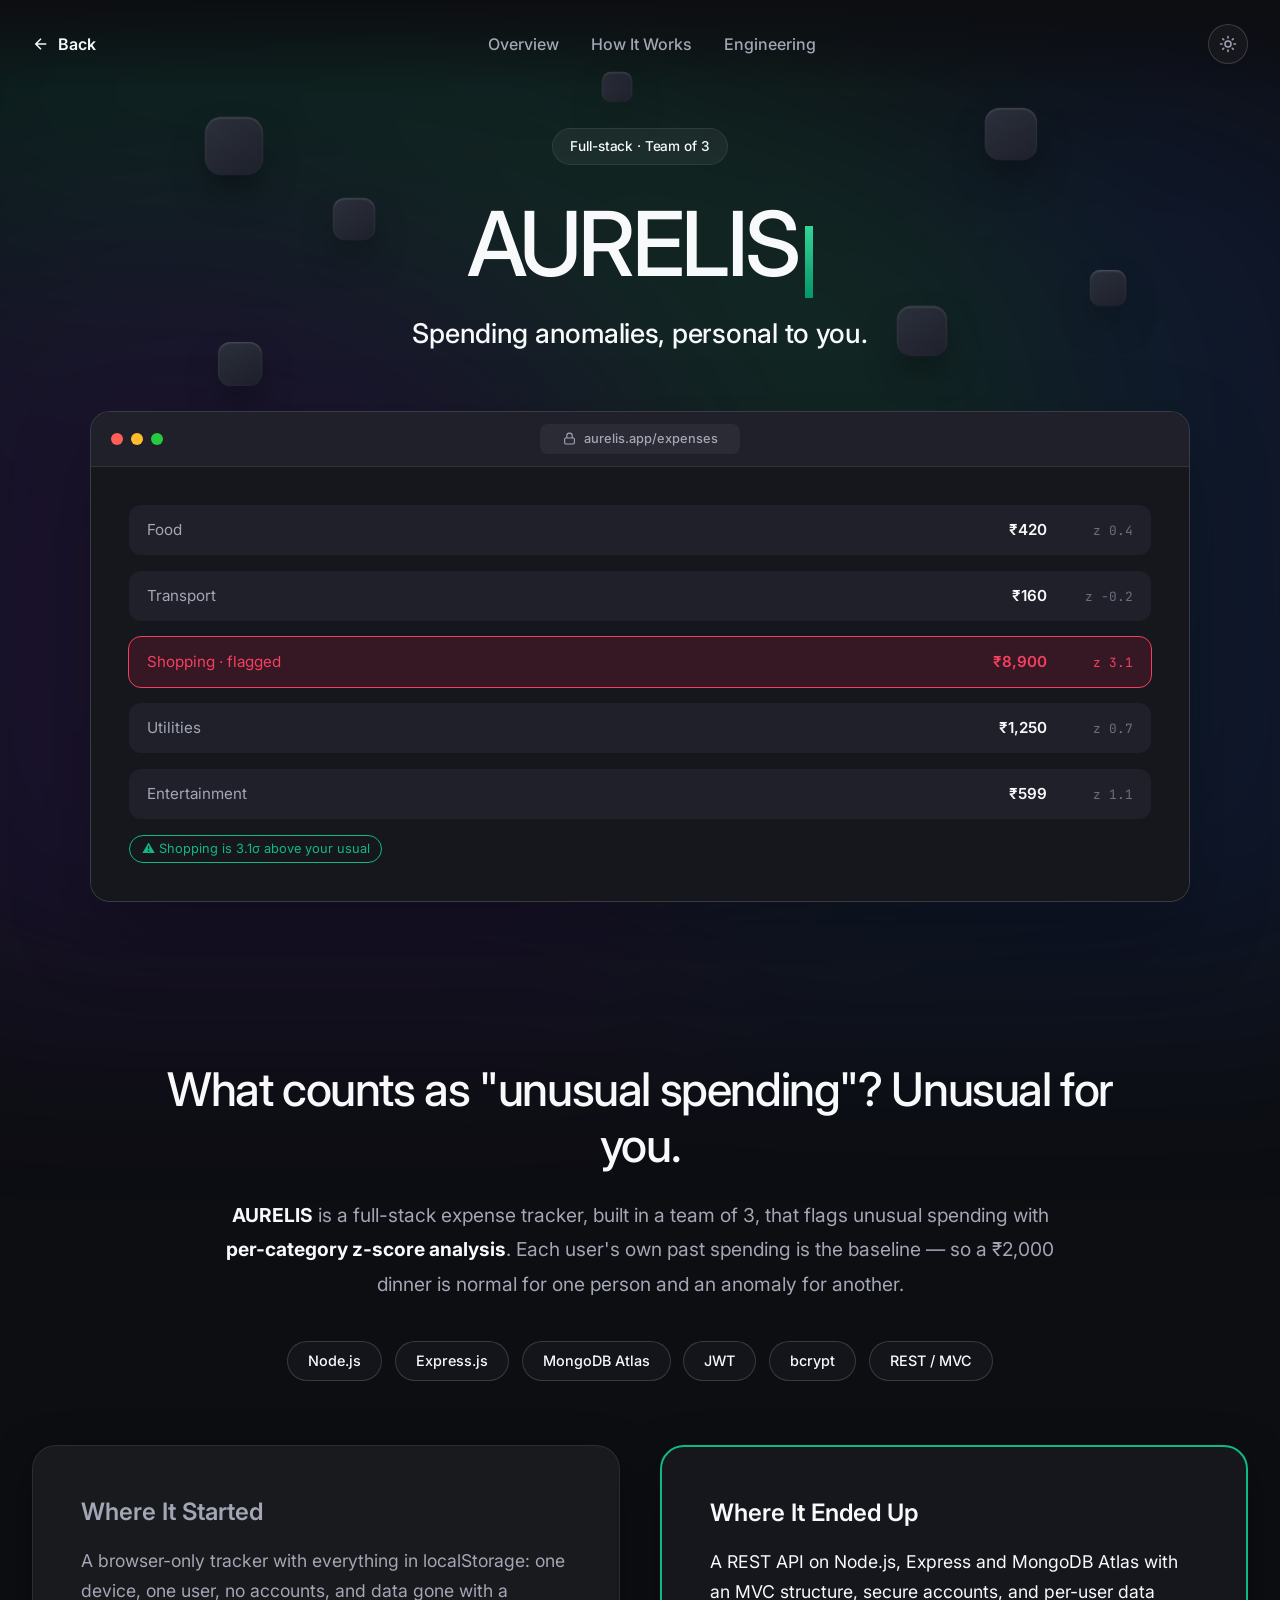
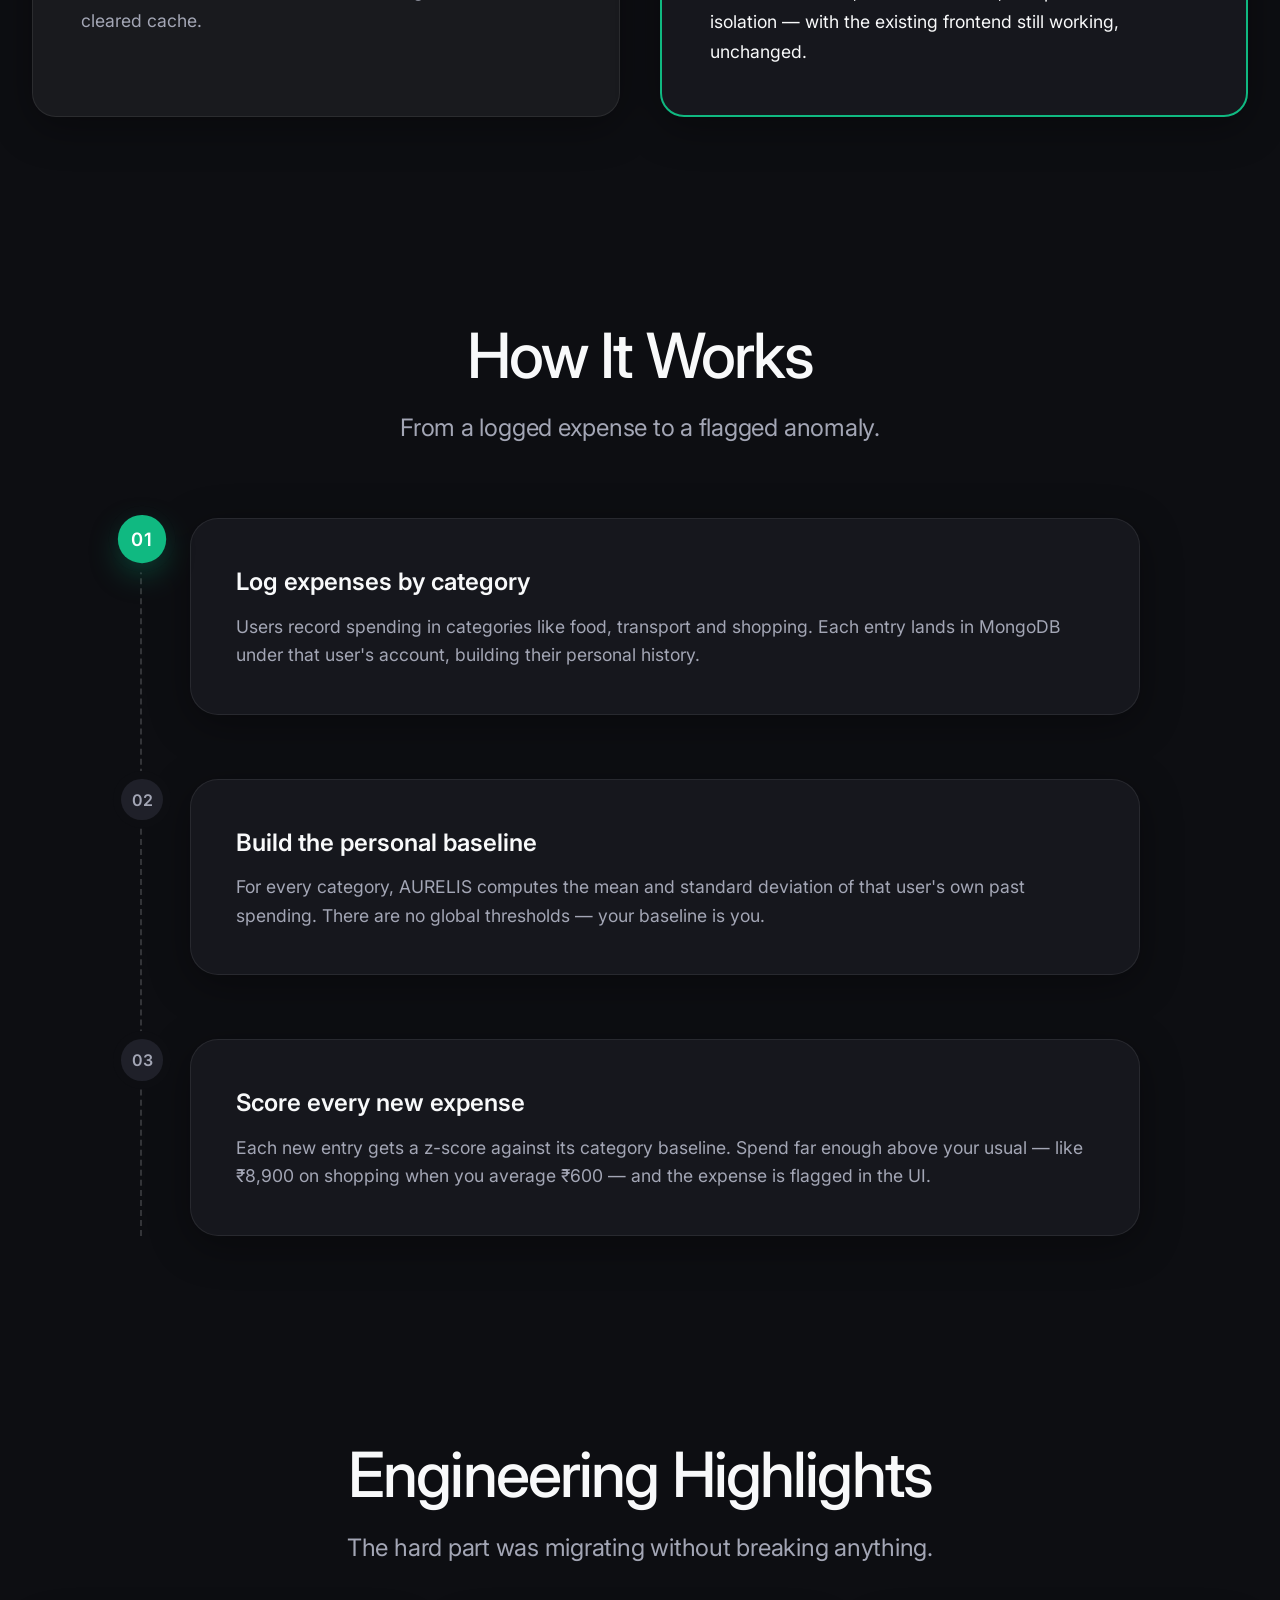
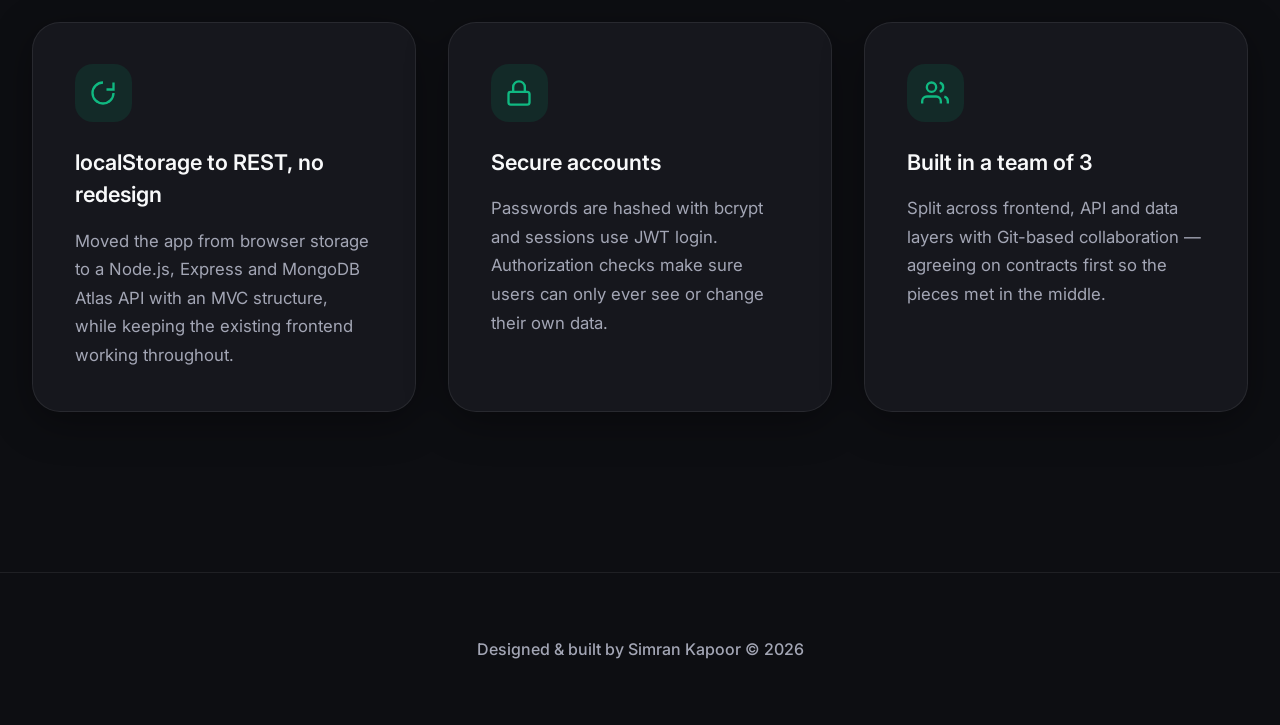
<file: aurelis.html>
<!DOCTYPE html>
<html lang="en" data-theme="dark">

<head>
  <meta charset="UTF-8">
  <meta name="viewport" content="width=device-width, initial-scale=1.0">
  <title>AURELIS | Simran Kapoor</title>
  <meta name="description"
    content="AURELIS — a full-stack expense tracker that flags unusual spending with per-category z-score analysis, built in a team of 3.">
  <link rel="icon" type="image/jpeg" href="assets/avatar.jpg">
  <link rel="stylesheet" href="style.css?v=5.2">
  <script>
    (function () {
      var theme = 'dark';
      try { theme = localStorage.getItem('simran_theme') || 'dark'; } catch (e) { }
      document.documentElement.setAttribute('data-theme', theme);
    })();
  </script>
</head>

<body>
  <canvas id="particleCanvas"></canvas>

  <!-- Ambient Floating 3D Cubes -->
  <div class="ambient-shapes-container" aria-hidden="true">
    <div class="shape-wrapper shape-pos-1" data-speed="1.2"><div class="ambient-cube cube-1"></div></div>
    <div class="shape-wrapper shape-pos-2" data-speed="0.8"><div class="ambient-cube cube-2"></div></div>
    <div class="shape-wrapper shape-pos-3" data-speed="1.5"><div class="ambient-cube cube-3"></div></div>
    <div class="shape-wrapper shape-pos-4" data-speed="0.6"><div class="ambient-cube cube-4"></div></div>
    <div class="shape-wrapper shape-pos-5" data-speed="1.1"><div class="ambient-cube cube-5"></div></div>
    <div class="shape-wrapper shape-pos-6" data-speed="0.9"><div class="ambient-cube cube-6"></div></div>
    <div class="shape-wrapper shape-pos-7" data-speed="1.3"><div class="ambient-cube cube-7"></div></div>
  </div>

  <nav class="sticky-nav">
    <div class="nav-inner is-split">
      <a href="index.html#projects" class="nav-link nav-back">
        <svg width="18" height="18" viewBox="0 0 24 24" fill="none" stroke="currentColor" stroke-width="2">
          <path d="M19 12H5M12 19l-7-7 7-7" />
        </svg>
        Back
      </a>
      <button class="hamburger" id="hamburger" aria-label="Toggle navigation">
        <span></span>
        <span></span>
        <span></span>
      </button>
      <div class="nav-links" id="navLinks">
        <a href="#overview" class="nav-link">Overview</a>
        <a href="#how-it-works" class="nav-link">How It Works</a>
        <a href="#engineering" class="nav-link">Engineering</a>
      </div>
      <button id="themeToggle" class="theme-toggle" aria-label="Toggle theme"></button>
    </div>
  </nav>

  <main>
    <!-- HERO -->
    <section class="cp-hero container animate-up">
      <span class="cp-trophy-badge">Full-stack · Team of 3</span>
      <h1 class="huge-title cp-title">AURELIS<span class="gradient-cursor active"></span></h1>
      <p class="subtitle cp-tagline">Spending anomalies, personal to you.</p>

      <div class="cp-hero-mockup animate-up">
        <div class="cp-browser-bar">
          <div class="cp-traffic-lights">
            <span></span><span></span><span></span>
          </div>
          <div class="cp-address-bar">
            <svg width="13" height="13" viewBox="0 0 24 24" fill="none" stroke="currentColor" stroke-width="2">
              <rect x="3" y="11" width="18" height="11" rx="2" ry="2" />
              <path d="M7 11V7a5 5 0 0 1 10 0v4" />
            </svg>
            aurelis.app/expenses
          </div>
          <div style="width: 60px;"></div>
        </div>
        <div class="mock">
          <div class="mock-row"><span>Food</span><b>₹420</b><em>z 0.4</em></div>
          <div class="mock-row"><span>Transport</span><b>₹160</b><em>z −0.2</em></div>
          <div class="mock-row is-flag"><span>Shopping · flagged</span><b>₹8,900</b><em>z 3.1</em></div>
          <div class="mock-row"><span>Utilities</span><b>₹1,250</b><em>z 0.7</em></div>
          <div class="mock-row"><span>Entertainment</span><b>₹599</b><em>z 1.1</em></div>
          <div class="mock-foot">
            <span>⚠ Shopping is 3.1σ above your usual</span>
          </div>
        </div>
      </div>
    </section>

    <!-- OVERVIEW -->
    <section id="overview" class="container section-padding animate-up">
      <div class="cp-overview">
        <h2 class="section-heading cp-question">What counts as "unusual spending"? Unusual for you.</h2>
        <p class="cp-lead">
          <strong>AURELIS</strong> is a full-stack expense tracker, built in a team of 3, that flags unusual spending
          with <strong>per-category z-score analysis</strong>. Each user's own past spending is the baseline — so a
          ₹2,000 dinner is normal for one person and an anomaly for another.
        </p>
      </div>

      <div class="cp-tech-stack" style="margin-bottom: 2rem;">
        <span class="cp-tech-pill">Node.js</span>
        <span class="cp-tech-pill">Express.js</span>
        <span class="cp-tech-pill">MongoDB Atlas</span>
        <span class="cp-tech-pill">JWT</span>
        <span class="cp-tech-pill">bcrypt</span>
        <span class="cp-tech-pill">REST / MVC</span>
      </div>

      <div class="cp-pitch-grid">
        <div class="cp-pitch-card is-old">
          <h3>Where It Started</h3>
          <p>
            A browser-only tracker with everything in localStorage: one device, one user, no accounts, and data gone
            with a cleared cache.
          </p>
        </div>
        <div class="cp-pitch-card is-new">
          <h3>Where It Ended Up</h3>
          <p>
            A REST API on Node.js, Express and MongoDB Atlas with an MVC structure, secure accounts, and per-user data
            isolation — with the existing frontend still working, unchanged.
          </p>
        </div>
      </div>
    </section>

    <!-- HOW IT WORKS -->
    <section id="how-it-works" class="container section-padding">
      <div class="cp-section-head">
        <h2 class="section-heading">How It Works</h2>
        <p class="subtitle">From a logged expense to a flagged anomaly.</p>
      </div>

      <div class="cp-timeline">
        <div class="cp-step animate-up">
          <div class="cp-step-number">01</div>
          <div class="cp-step-content">
            <h3>Log expenses by category</h3>
            <p>
              Users record spending in categories like food, transport and shopping. Each entry lands in MongoDB
              under that user's account, building their personal history.
            </p>
          </div>
        </div>

        <div class="cp-step animate-up">
          <div class="cp-step-number">02</div>
          <div class="cp-step-content">
            <h3>Build the personal baseline</h3>
            <p>
              For every category, AURELIS computes the mean and standard deviation of that user's own past spending.
              There are no global thresholds — your baseline is you.
            </p>
          </div>
        </div>

        <div class="cp-step animate-up">
          <div class="cp-step-number">03</div>
          <div class="cp-step-content">
            <h3>Score every new expense</h3>
            <p>
              Each new entry gets a z-score against its category baseline. Spend far enough above your usual — like
              ₹8,900 on shopping when you average ₹600 — and the expense is flagged in the UI.
            </p>
          </div>
        </div>
      </div>
    </section>

    <!-- ENGINEERING -->
    <section id="engineering" class="container section-padding" style="margin-bottom: 4rem;">
      <div class="cp-section-head">
        <h2 class="section-heading">Engineering Highlights</h2>
        <p class="subtitle">The hard part was migrating without breaking anything.</p>
      </div>

      <div class="cp-pillars-grid">
        <div class="cp-pillar-card animate-up">
          <div class="cp-pillar-icon">
            <svg width="28" height="28" viewBox="0 0 24 24" fill="none" stroke="currentColor" stroke-width="2">
              <path d="M21 12a9 9 0 1 1-9-9" />
              <path d="M21 3v6h-6" />
            </svg>
          </div>
          <h3>localStorage to REST, no redesign</h3>
          <p>Moved the app from browser storage to a Node.js, Express and MongoDB Atlas API with an MVC structure,
            while keeping the existing frontend working throughout.</p>
        </div>

        <div class="cp-pillar-card animate-up">
          <div class="cp-pillar-icon">
            <svg width="28" height="28" viewBox="0 0 24 24" fill="none" stroke="currentColor" stroke-width="2">
              <rect x="3" y="11" width="18" height="11" rx="2" />
              <path d="M7 11V7a5 5 0 0 1 10 0v4" />
            </svg>
          </div>
          <h3>Secure accounts</h3>
          <p>Passwords are hashed with bcrypt and sessions use JWT login. Authorization checks make sure users can
            only ever see or change their own data.</p>
        </div>

        <div class="cp-pillar-card animate-up">
          <div class="cp-pillar-icon">
            <svg width="28" height="28" viewBox="0 0 24 24" fill="none" stroke="currentColor" stroke-width="2">
              <path d="M17 21v-2a4 4 0 0 0-4-4H5a4 4 0 0 0-4 4v2" />
              <circle cx="9" cy="7" r="4" />
              <path d="M23 21v-2a4 4 0 0 0-3-3.87M16 3.13a4 4 0 0 1 0 7.75" />
            </svg>
          </div>
          <h3>Built in a team of 3</h3>
          <p>Split across frontend, API and data layers with Git-based collaboration — agreeing on contracts first so
            the pieces met in the middle.</p>
        </div>
      </div>
    </section>
  </main>

  <footer class="site-footer">
    <p>Designed &amp; built by Simran Kapoor © 2026</p>
  </footer>

  <div id="imageModal" class="image-modal">
    <button class="close-modal" aria-label="Close image">&times;</button>
    <img class="modal-content" id="modalImage" alt="Zoomed view">
  </div>

  <script src="script.js?v=5.2"></script>
</body>

</html>
</file>
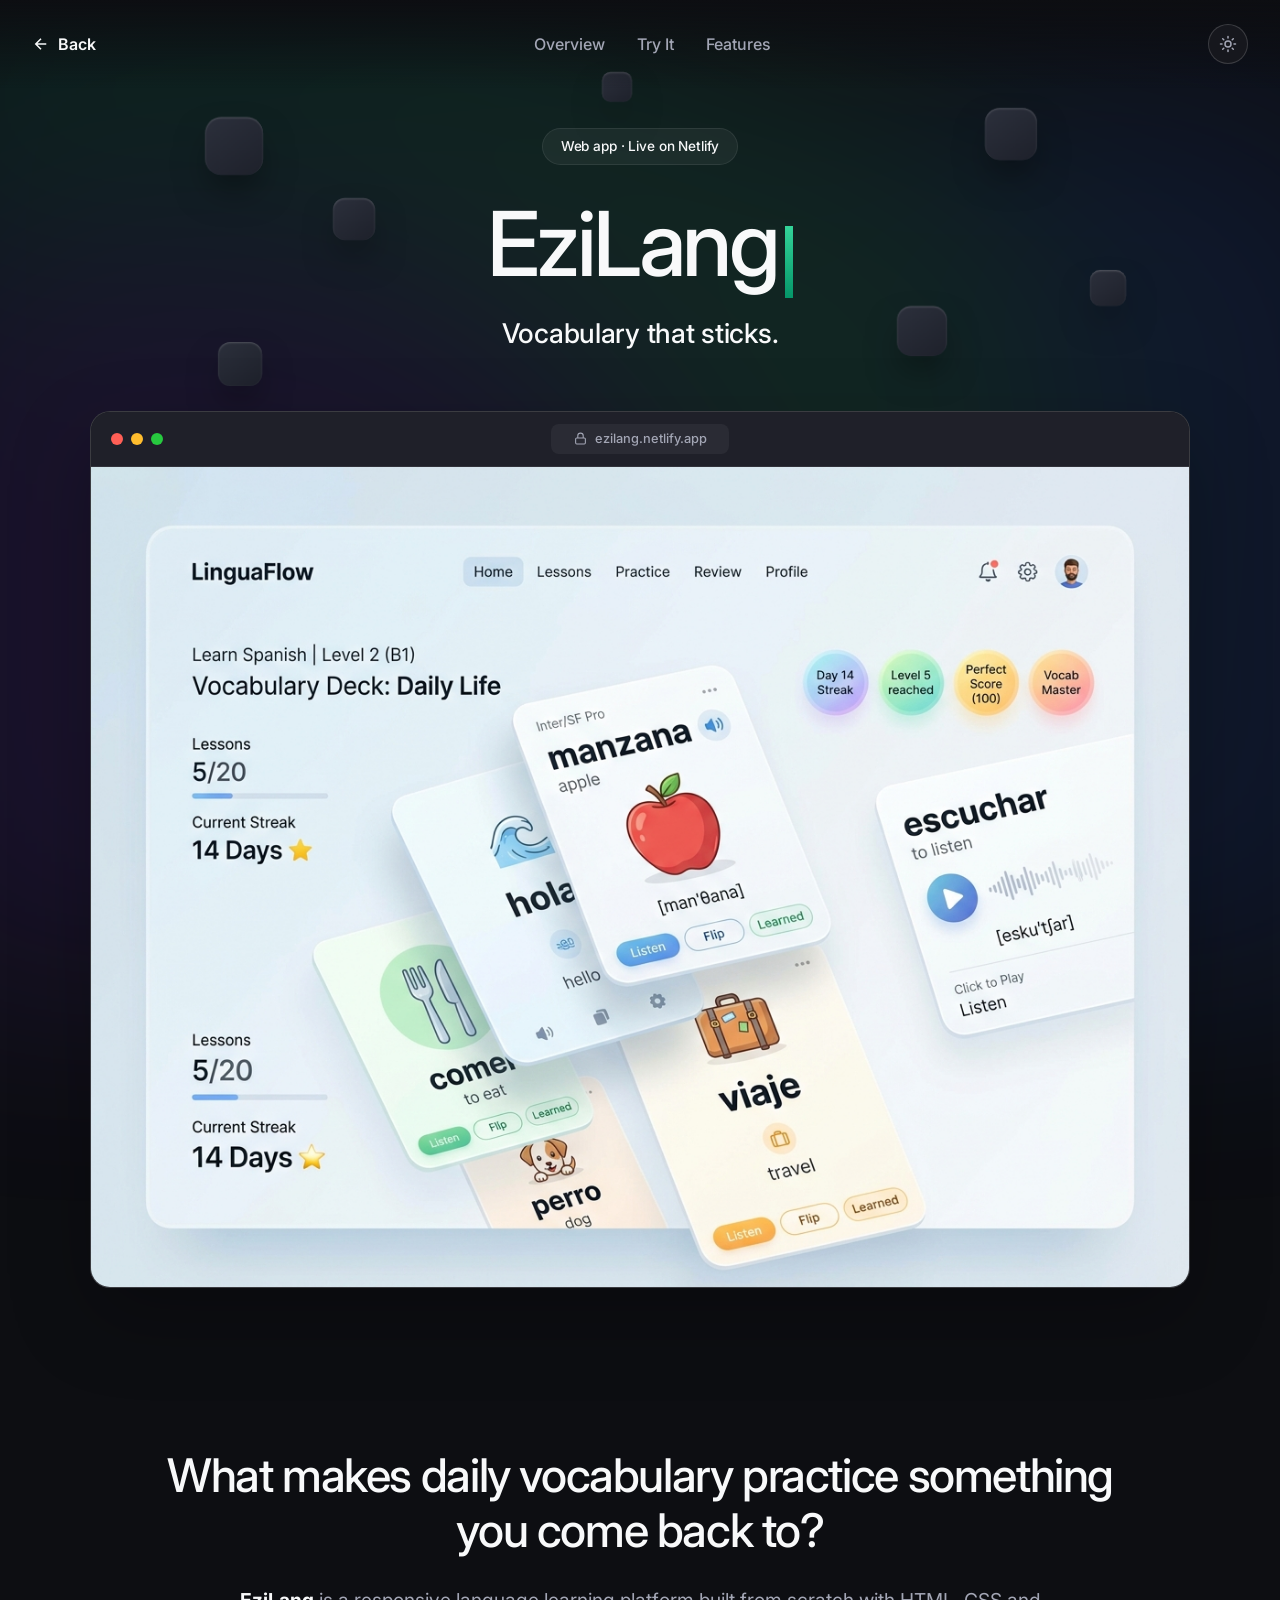
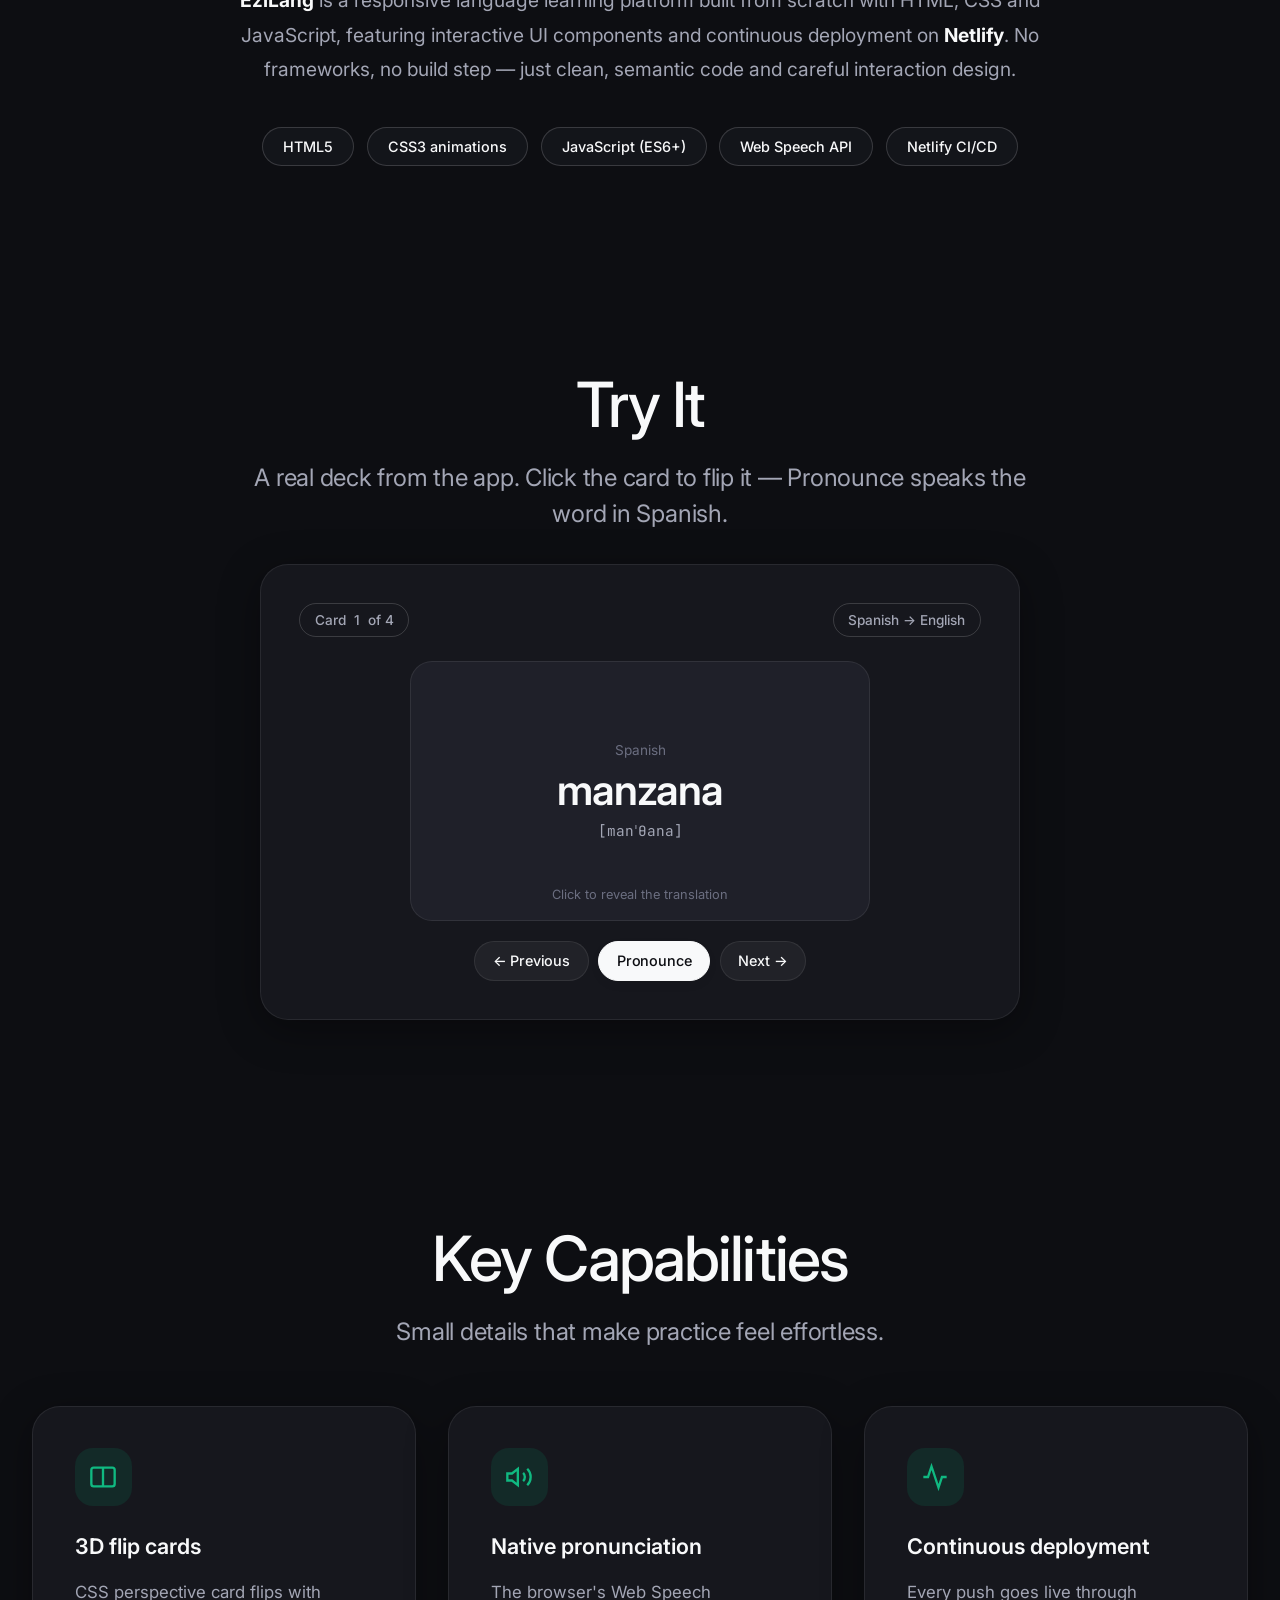
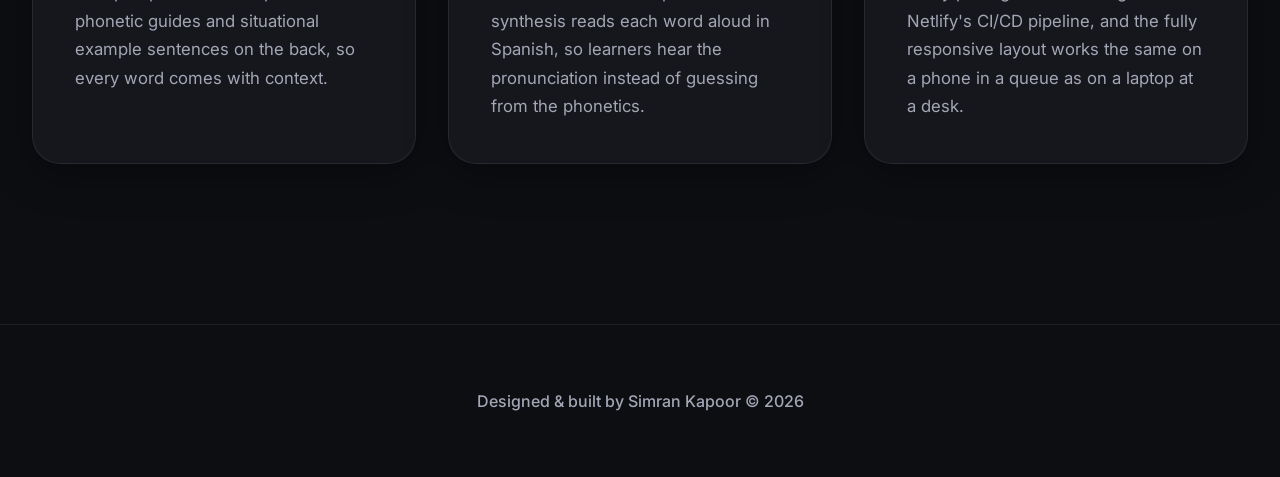
<file: ezilang.html>
<!DOCTYPE html>
<html lang="en" data-theme="dark">

<head>
  <meta charset="UTF-8">
  <meta name="viewport" content="width=device-width, initial-scale=1.0">
  <title>EziLang | Simran Kapoor</title>
  <meta name="description"
    content="EziLang — a responsive language learning platform with interactive flashcards and native pronunciation, deployed on Netlify.">
  <link rel="icon" type="image/jpeg" href="assets/avatar.jpg">
  <link rel="stylesheet" href="style.css?v=5.2">
  <script>
    (function () {
      var theme = 'dark';
      try { theme = localStorage.getItem('simran_theme') || 'dark'; } catch (e) { }
      document.documentElement.setAttribute('data-theme', theme);
    })();
  </script>
</head>

<body>
  <canvas id="particleCanvas"></canvas>

  <!-- Ambient Floating 3D Cubes -->
  <div class="ambient-shapes-container" aria-hidden="true">
    <div class="shape-wrapper shape-pos-1" data-speed="1.2"><div class="ambient-cube cube-1"></div></div>
    <div class="shape-wrapper shape-pos-2" data-speed="0.8"><div class="ambient-cube cube-2"></div></div>
    <div class="shape-wrapper shape-pos-3" data-speed="1.5"><div class="ambient-cube cube-3"></div></div>
    <div class="shape-wrapper shape-pos-4" data-speed="0.6"><div class="ambient-cube cube-4"></div></div>
    <div class="shape-wrapper shape-pos-5" data-speed="1.1"><div class="ambient-cube cube-5"></div></div>
    <div class="shape-wrapper shape-pos-6" data-speed="0.9"><div class="ambient-cube cube-6"></div></div>
    <div class="shape-wrapper shape-pos-7" data-speed="1.3"><div class="ambient-cube cube-7"></div></div>
  </div>

  <nav class="sticky-nav">
    <div class="nav-inner is-split">
      <a href="index.html#projects" class="nav-link nav-back">
        <svg width="18" height="18" viewBox="0 0 24 24" fill="none" stroke="currentColor" stroke-width="2">
          <path d="M19 12H5M12 19l-7-7 7-7" />
        </svg>
        Back
      </a>
      <button class="hamburger" id="hamburger" aria-label="Toggle navigation">
        <span></span>
        <span></span>
        <span></span>
      </button>
      <div class="nav-links" id="navLinks">
        <a href="#overview" class="nav-link">Overview</a>
        <a href="#try-it" class="nav-link">Try It</a>
        <a href="#features" class="nav-link">Features</a>
      </div>
      <button id="themeToggle" class="theme-toggle" aria-label="Toggle theme"></button>
    </div>
  </nav>

  <main>
    <!-- HERO -->
    <section class="cp-hero container animate-up">
      <span class="cp-trophy-badge">Web app · Live on Netlify</span>
      <h1 class="huge-title cp-title">EziLang<span class="gradient-cursor active"></span></h1>
      <p class="subtitle cp-tagline">Vocabulary that sticks.</p>

      <div class="cp-hero-mockup animate-up">
        <div class="cp-browser-bar">
          <div class="cp-traffic-lights">
            <span></span><span></span><span></span>
          </div>
          <div class="cp-address-bar">
            <svg width="13" height="13" viewBox="0 0 24 24" fill="none" stroke="currentColor" stroke-width="2">
              <rect x="3" y="11" width="18" height="11" rx="2" ry="2" />
              <path d="M7 11V7a5 5 0 0 1 10 0v4" />
            </svg>
            ezilang.netlify.app
          </div>
          <div style="width: 60px;"></div>
        </div>
        <div class="cp-img-wrapper" style="min-height: 300px;">
          <img src="assets/ezilang_mockup.jpg" alt="EziLang vocabulary deck interface">
        </div>
      </div>
    </section>

    <!-- OVERVIEW -->
    <section id="overview" class="container section-padding animate-up">
      <div class="cp-overview">
        <h2 class="section-heading cp-question">What makes daily vocabulary practice something you come back to?</h2>
        <p class="cp-lead">
          <strong>EziLang</strong> is a responsive language learning platform built from scratch with HTML, CSS and
          JavaScript, featuring interactive UI components and continuous deployment on <strong>Netlify</strong>. No
          frameworks, no build step — just clean, semantic code and careful interaction design.
        </p>
      </div>

      <div class="cp-tech-stack">
        <span class="cp-tech-pill">HTML5</span>
        <span class="cp-tech-pill">CSS3 animations</span>
        <span class="cp-tech-pill">JavaScript (ES6+)</span>
        <span class="cp-tech-pill">Web Speech API</span>
        <span class="cp-tech-pill">Netlify CI/CD</span>
      </div>
    </section>

    <!-- TRY IT -->
    <section id="try-it" class="container section-padding">
      <div class="cp-section-head">
        <h2 class="section-heading">Try It</h2>
        <p class="subtitle">A real deck from the app. Click the card to flip it — Pronounce speaks the word in
          Spanish.</p>
      </div>

      <div class="cp-demo-shell animate-up" style="max-width: 760px;">
        <div class="cp-demo-head">
          <span class="cp-demo-chip">Card <span id="currentCardIdx">1</span> of 4</span>
          <span class="cp-demo-chip">Spanish → English</span>
        </div>

        <div class="flashcard-area">
          <div class="flashcard-deck" id="flashcardElement" role="button" tabindex="0"
            aria-label="Flashcard, press to flip">
            <div class="card-inner">
              <div class="card-face card-front">
                <div class="card-top-tag">Spanish</div>
                <div class="card-main-word" id="fcSpanishWord">manzana</div>
                <div class="card-pronounce" id="fcPhonetic">[manˈθana]</div>
                <div class="card-hint">Click to reveal the translation</div>
              </div>
              <div class="card-face card-back">
                <div class="card-top-tag">English</div>
                <div class="card-main-word" id="fcEnglishWord">Apple</div>
                <div class="card-sentence" id="fcSentence">"Me gusta comer una manzana roja." (I like to eat a red
                  apple.)</div>
                <div class="card-hint">Click to flip back</div>
              </div>
            </div>
          </div>

          <div class="flashcard-nav-row">
            <button id="prevCardBtn" class="btn-outline btn-sm">← Previous</button>
            <button id="audioSpeakBtn" class="btn-solid btn-sm">Pronounce</button>
            <button id="nextCardBtn" class="btn-outline btn-sm">Next →</button>
          </div>
        </div>
      </div>
    </section>

    <!-- FEATURES -->
    <section id="features" class="container section-padding" style="margin-bottom: 4rem;">
      <div class="cp-section-head">
        <h2 class="section-heading">Key Capabilities</h2>
        <p class="subtitle">Small details that make practice feel effortless.</p>
      </div>

      <div class="cp-pillars-grid">
        <div class="cp-pillar-card animate-up">
          <div class="cp-pillar-icon">
            <svg width="28" height="28" viewBox="0 0 24 24" fill="none" stroke="currentColor" stroke-width="2">
              <rect x="2" y="4" width="20" height="16" rx="2" />
              <path d="M12 4v16" />
            </svg>
          </div>
          <h3>3D flip cards</h3>
          <p>CSS perspective card flips with phonetic guides and situational example sentences on the back, so every
            word comes with context.</p>
        </div>

        <div class="cp-pillar-card animate-up">
          <div class="cp-pillar-icon">
            <svg width="28" height="28" viewBox="0 0 24 24" fill="none" stroke="currentColor" stroke-width="2">
              <polygon points="11 5 6 9 2 9 2 15 6 15 11 19 11 5" />
              <path d="M15.54 8.46a5 5 0 0 1 0 7.07M19.07 4.93a10 10 0 0 1 0 14.14" />
            </svg>
          </div>
          <h3>Native pronunciation</h3>
          <p>The browser's Web Speech synthesis reads each word aloud in Spanish, so learners hear the pronunciation
            instead of guessing from the phonetics.</p>
        </div>

        <div class="cp-pillar-card animate-up">
          <div class="cp-pillar-icon">
            <svg width="28" height="28" viewBox="0 0 24 24" fill="none" stroke="currentColor" stroke-width="2">
              <path d="M22 12h-4l-3 9L9 3l-3 9H2" />
            </svg>
          </div>
          <h3>Continuous deployment</h3>
          <p>Every push goes live through Netlify's CI/CD pipeline, and the fully responsive layout works the same on
            a phone in a queue as on a laptop at a desk.</p>
        </div>
      </div>
    </section>
  </main>

  <footer class="site-footer">
    <p>Designed &amp; built by Simran Kapoor © 2026</p>
  </footer>

  <div id="imageModal" class="image-modal">
    <button class="close-modal" aria-label="Close image">&times;</button>
    <img class="modal-content" id="modalImage" alt="Zoomed view">
  </div>

  <!-- Toast -->
  <div id="toastNotification" class="toast-popup" role="status" aria-live="polite">
    <span class="toast-icon">✓</span>
    <span id="toastMessage">Done</span>
  </div>

  <script src="script.js?v=5.2"></script>
</body>

</html>
</file>
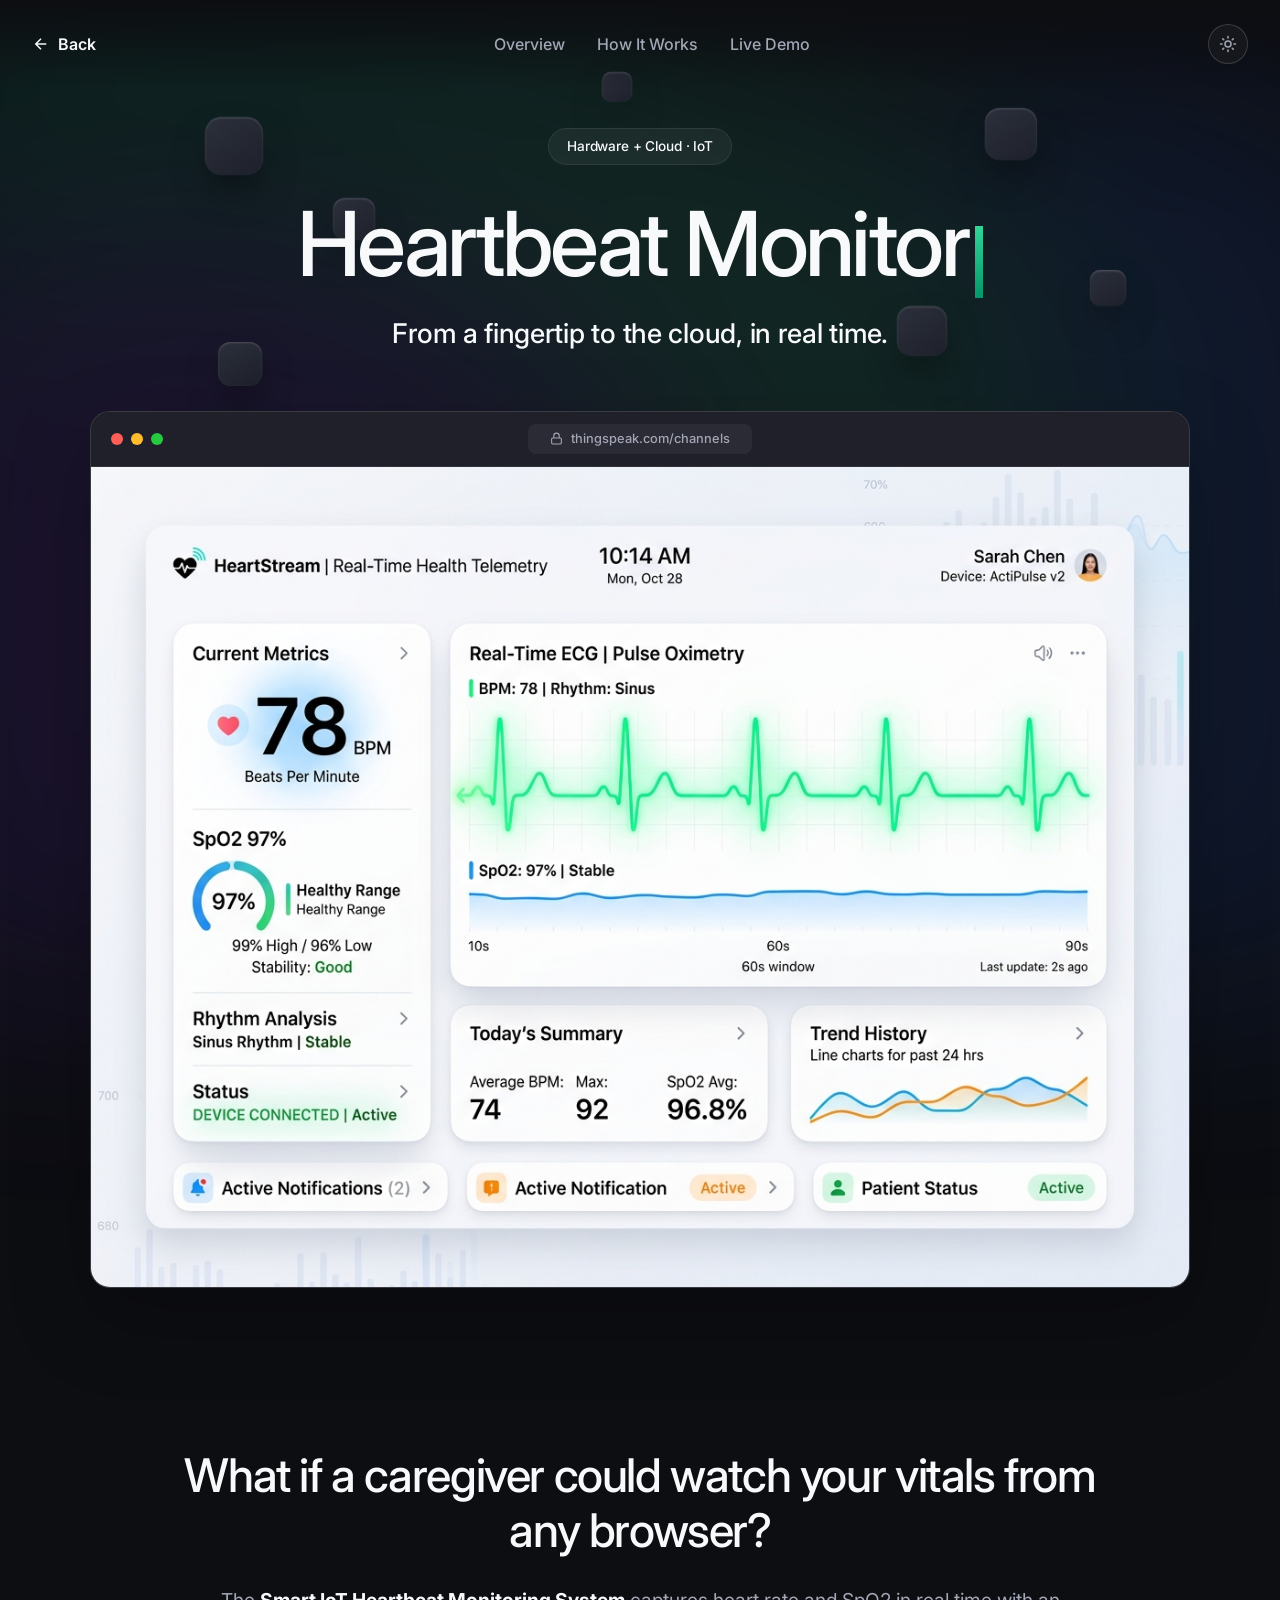
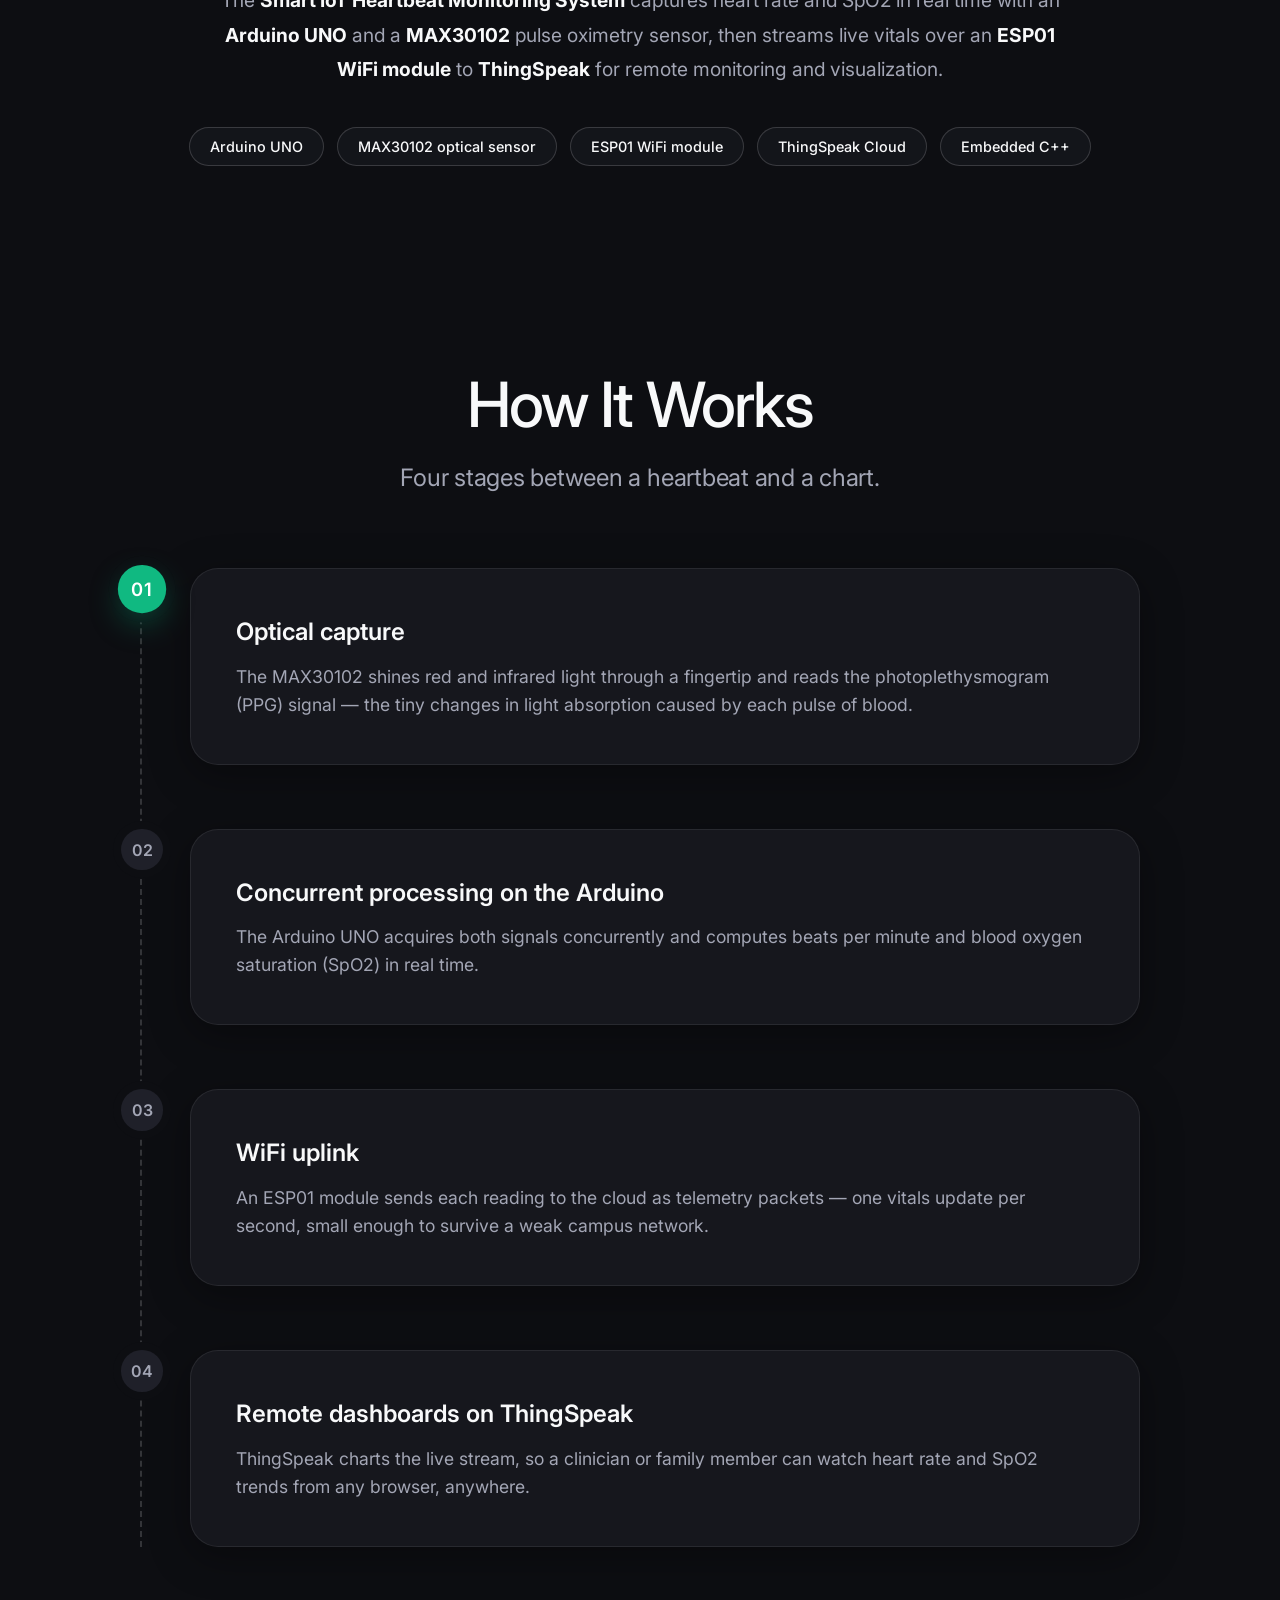
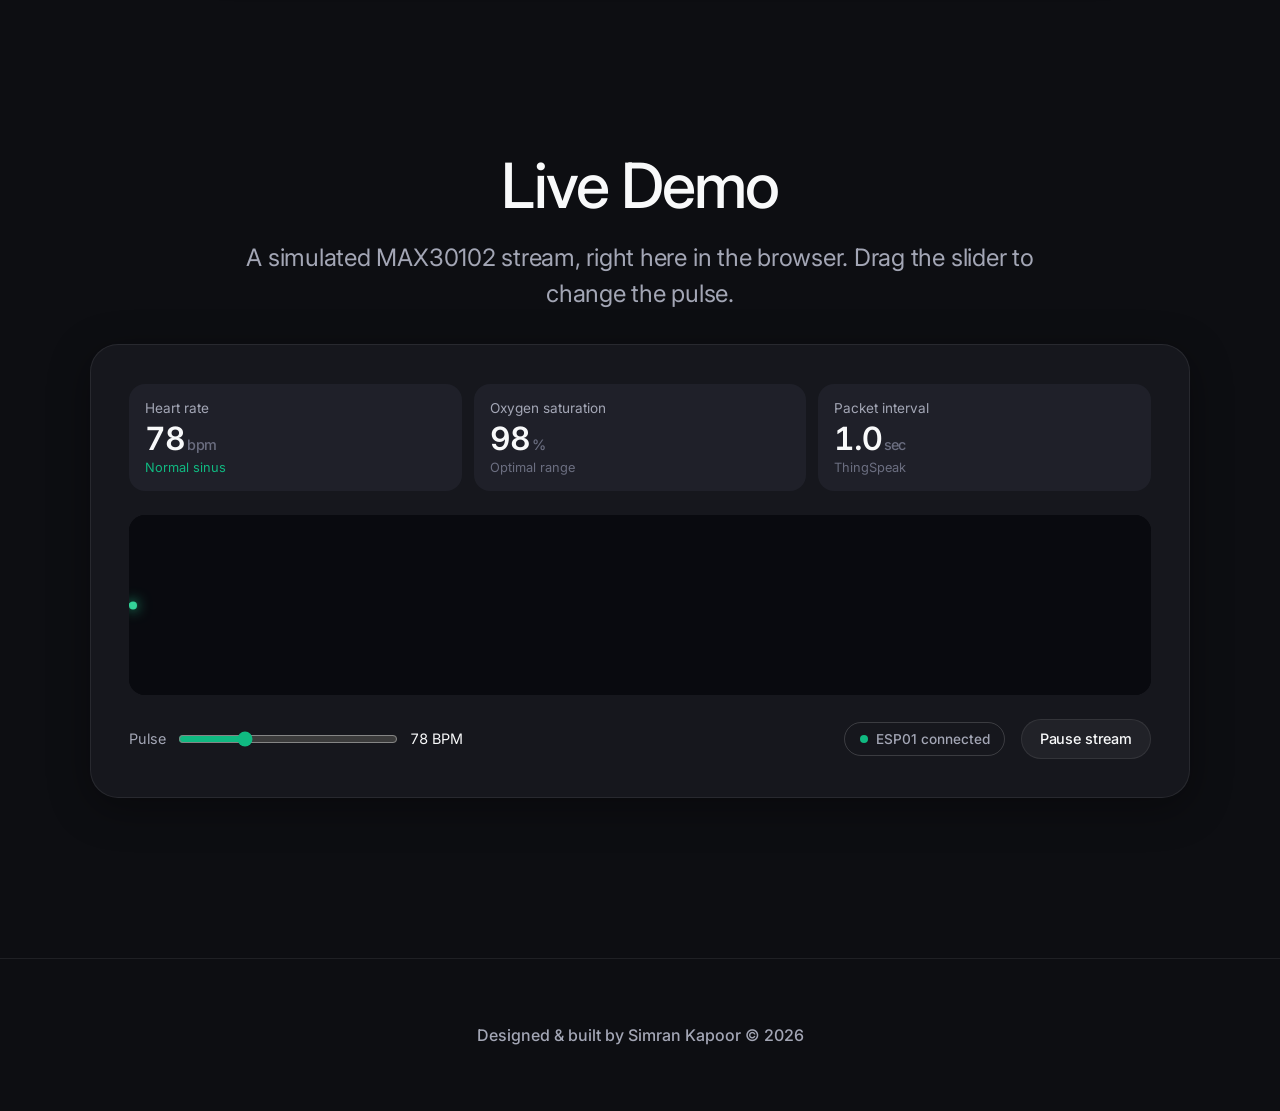
<file: iot.html>
<!DOCTYPE html>
<html lang="en" data-theme="dark">

<head>
  <meta charset="UTF-8">
  <meta name="viewport" content="width=device-width, initial-scale=1.0">
  <title>Heartbeat Monitor | Simran Kapoor</title>
  <meta name="description"
    content="Smart IoT Heartbeat Monitoring System — Arduino UNO, MAX30102 and ESP01 streaming real-time heart rate and SpO2 to ThingSpeak.">
  <link rel="icon" type="image/jpeg" href="assets/avatar.jpg">
  <link rel="stylesheet" href="style.css?v=5.2">
  <script>
    (function () {
      var theme = 'dark';
      try { theme = localStorage.getItem('simran_theme') || 'dark'; } catch (e) { }
      document.documentElement.setAttribute('data-theme', theme);
    })();
  </script>
</head>

<body>
  <canvas id="particleCanvas"></canvas>

  <!-- Ambient Floating 3D Cubes -->
  <div class="ambient-shapes-container" aria-hidden="true">
    <div class="shape-wrapper shape-pos-1" data-speed="1.2"><div class="ambient-cube cube-1"></div></div>
    <div class="shape-wrapper shape-pos-2" data-speed="0.8"><div class="ambient-cube cube-2"></div></div>
    <div class="shape-wrapper shape-pos-3" data-speed="1.5"><div class="ambient-cube cube-3"></div></div>
    <div class="shape-wrapper shape-pos-4" data-speed="0.6"><div class="ambient-cube cube-4"></div></div>
    <div class="shape-wrapper shape-pos-5" data-speed="1.1"><div class="ambient-cube cube-5"></div></div>
    <div class="shape-wrapper shape-pos-6" data-speed="0.9"><div class="ambient-cube cube-6"></div></div>
    <div class="shape-wrapper shape-pos-7" data-speed="1.3"><div class="ambient-cube cube-7"></div></div>
  </div>

  <nav class="sticky-nav">
    <div class="nav-inner is-split">
      <a href="index.html#projects" class="nav-link nav-back">
        <svg width="18" height="18" viewBox="0 0 24 24" fill="none" stroke="currentColor" stroke-width="2">
          <path d="M19 12H5M12 19l-7-7 7-7" />
        </svg>
        Back
      </a>
      <button class="hamburger" id="hamburger" aria-label="Toggle navigation">
        <span></span>
        <span></span>
        <span></span>
      </button>
      <div class="nav-links" id="navLinks">
        <a href="#overview" class="nav-link">Overview</a>
        <a href="#how-it-works" class="nav-link">How It Works</a>
        <a href="#live-demo" class="nav-link">Live Demo</a>
      </div>
      <button id="themeToggle" class="theme-toggle" aria-label="Toggle theme"></button>
    </div>
  </nav>

  <main>
    <!-- HERO -->
    <section class="cp-hero container animate-up">
      <span class="cp-trophy-badge">Hardware + Cloud · IoT</span>
      <h1 class="huge-title cp-title">Heartbeat Monitor<span class="gradient-cursor active"></span></h1>
      <p class="subtitle cp-tagline">From a fingertip to the cloud, in real time.</p>

      <div class="cp-hero-mockup animate-up">
        <div class="cp-browser-bar">
          <div class="cp-traffic-lights">
            <span></span><span></span><span></span>
          </div>
          <div class="cp-address-bar">
            <svg width="13" height="13" viewBox="0 0 24 24" fill="none" stroke="currentColor" stroke-width="2">
              <rect x="3" y="11" width="18" height="11" rx="2" ry="2" />
              <path d="M7 11V7a5 5 0 0 1 10 0v4" />
            </svg>
            thingspeak.com/channels
          </div>
          <div style="width: 60px;"></div>
        </div>
        <div class="cp-img-wrapper" style="min-height: 300px;">
          <img src="assets/iot_mockup.jpg" alt="Real-time health telemetry dashboard">
        </div>
      </div>
    </section>

    <!-- OVERVIEW -->
    <section id="overview" class="container section-padding animate-up">
      <div class="cp-overview">
        <h2 class="section-heading cp-question">What if a caregiver could watch your vitals from any browser?</h2>
        <p class="cp-lead">
          The <strong>Smart IoT Heartbeat Monitoring System</strong> captures heart rate and SpO2 in real time with an
          <strong>Arduino UNO</strong> and a <strong>MAX30102</strong> pulse oximetry sensor, then streams live vitals
          over an <strong>ESP01 WiFi module</strong> to <strong>ThingSpeak</strong> for remote monitoring and
          visualization.
        </p>
      </div>

      <div class="cp-tech-stack">
        <span class="cp-tech-pill">Arduino UNO</span>
        <span class="cp-tech-pill">MAX30102 optical sensor</span>
        <span class="cp-tech-pill">ESP01 WiFi module</span>
        <span class="cp-tech-pill">ThingSpeak Cloud</span>
        <span class="cp-tech-pill">Embedded C++</span>
      </div>
    </section>

    <!-- HOW IT WORKS -->
    <section id="how-it-works" class="container section-padding">
      <div class="cp-section-head">
        <h2 class="section-heading">How It Works</h2>
        <p class="subtitle">Four stages between a heartbeat and a chart.</p>
      </div>

      <div class="cp-timeline">
        <div class="cp-step animate-up">
          <div class="cp-step-number">01</div>
          <div class="cp-step-content">
            <h3>Optical capture</h3>
            <p>
              The MAX30102 shines red and infrared light through a fingertip and reads the photoplethysmogram (PPG)
              signal — the tiny changes in light absorption caused by each pulse of blood.
            </p>
          </div>
        </div>

        <div class="cp-step animate-up">
          <div class="cp-step-number">02</div>
          <div class="cp-step-content">
            <h3>Concurrent processing on the Arduino</h3>
            <p>
              The Arduino UNO acquires both signals concurrently and computes beats per minute and blood oxygen
              saturation (SpO2) in real time.
            </p>
          </div>
        </div>

        <div class="cp-step animate-up">
          <div class="cp-step-number">03</div>
          <div class="cp-step-content">
            <h3>WiFi uplink</h3>
            <p>
              An ESP01 module sends each reading to the cloud as telemetry packets — one vitals update per second,
              small enough to survive a weak campus network.
            </p>
          </div>
        </div>

        <div class="cp-step animate-up">
          <div class="cp-step-number">04</div>
          <div class="cp-step-content">
            <h3>Remote dashboards on ThingSpeak</h3>
            <p>
              ThingSpeak charts the live stream, so a clinician or family member can watch heart rate and SpO2 trends
              from any browser, anywhere.
            </p>
          </div>
        </div>
      </div>
    </section>

    <!-- LIVE DEMO -->
    <section id="live-demo" class="container section-padding" style="margin-bottom: 4rem;">
      <div class="cp-section-head">
        <h2 class="section-heading">Live Demo</h2>
        <p class="subtitle">A simulated MAX30102 stream, right here in the browser. Drag the slider to change the
          pulse.</p>
      </div>

      <div class="cp-demo-shell animate-up">
        <div class="cp-demo-head">
          <div class="ecg-stats-bar" style="flex: 1;">
            <div class="ecg-stat-box">
              <span class="ecg-stat-label">Heart rate</span>
              <div class="ecg-stat-value"><span id="liveBpmDisplay">78</span><span class="ecg-unit">bpm</span></div>
              <span class="ecg-stat-sub text-green">Normal sinus</span>
            </div>
            <div class="ecg-stat-box">
              <span class="ecg-stat-label">Oxygen saturation</span>
              <div class="ecg-stat-value"><span id="liveSpo2Display">98</span><span class="ecg-unit">%</span></div>
              <span class="ecg-stat-sub">Optimal range</span>
            </div>
            <div class="ecg-stat-box">
              <span class="ecg-stat-label">Packet interval</span>
              <div class="ecg-stat-value"><span>1.0</span><span class="ecg-unit">sec</span></div>
              <span class="ecg-stat-sub">ThingSpeak</span>
            </div>
          </div>
        </div>

        <div class="canvas-wrapper">
          <canvas id="ecgCanvas" width="700" height="180"></canvas>
        </div>

        <div class="ecg-controls-row">
          <div class="ecg-slider-control">
            <label for="bpmSlider">Pulse</label>
            <input type="range" id="bpmSlider" min="55" max="135" value="78">
            <span id="bpmSliderVal">78 BPM</span>
          </div>
          <div style="display: flex; align-items: center; gap: 1rem;">
            <span class="cp-demo-chip"><span class="pulse-dot"></span> ESP01 connected</span>
            <button id="togglePulseState" class="btn-outline btn-sm">
              <span>Pause stream</span>
            </button>
          </div>
        </div>
      </div>
    </section>
  </main>

  <footer class="site-footer">
    <p>Designed &amp; built by Simran Kapoor © 2026</p>
  </footer>

  <div id="imageModal" class="image-modal">
    <button class="close-modal" aria-label="Close image">&times;</button>
    <img class="modal-content" id="modalImage" alt="Zoomed view">
  </div>

  <!-- Toast -->
  <div id="toastNotification" class="toast-popup" role="status" aria-live="polite">
    <span class="toast-icon">✓</span>
    <span id="toastMessage">Done</span>
  </div>

  <script src="script.js?v=5.2"></script>
</body>

</html>
</file>
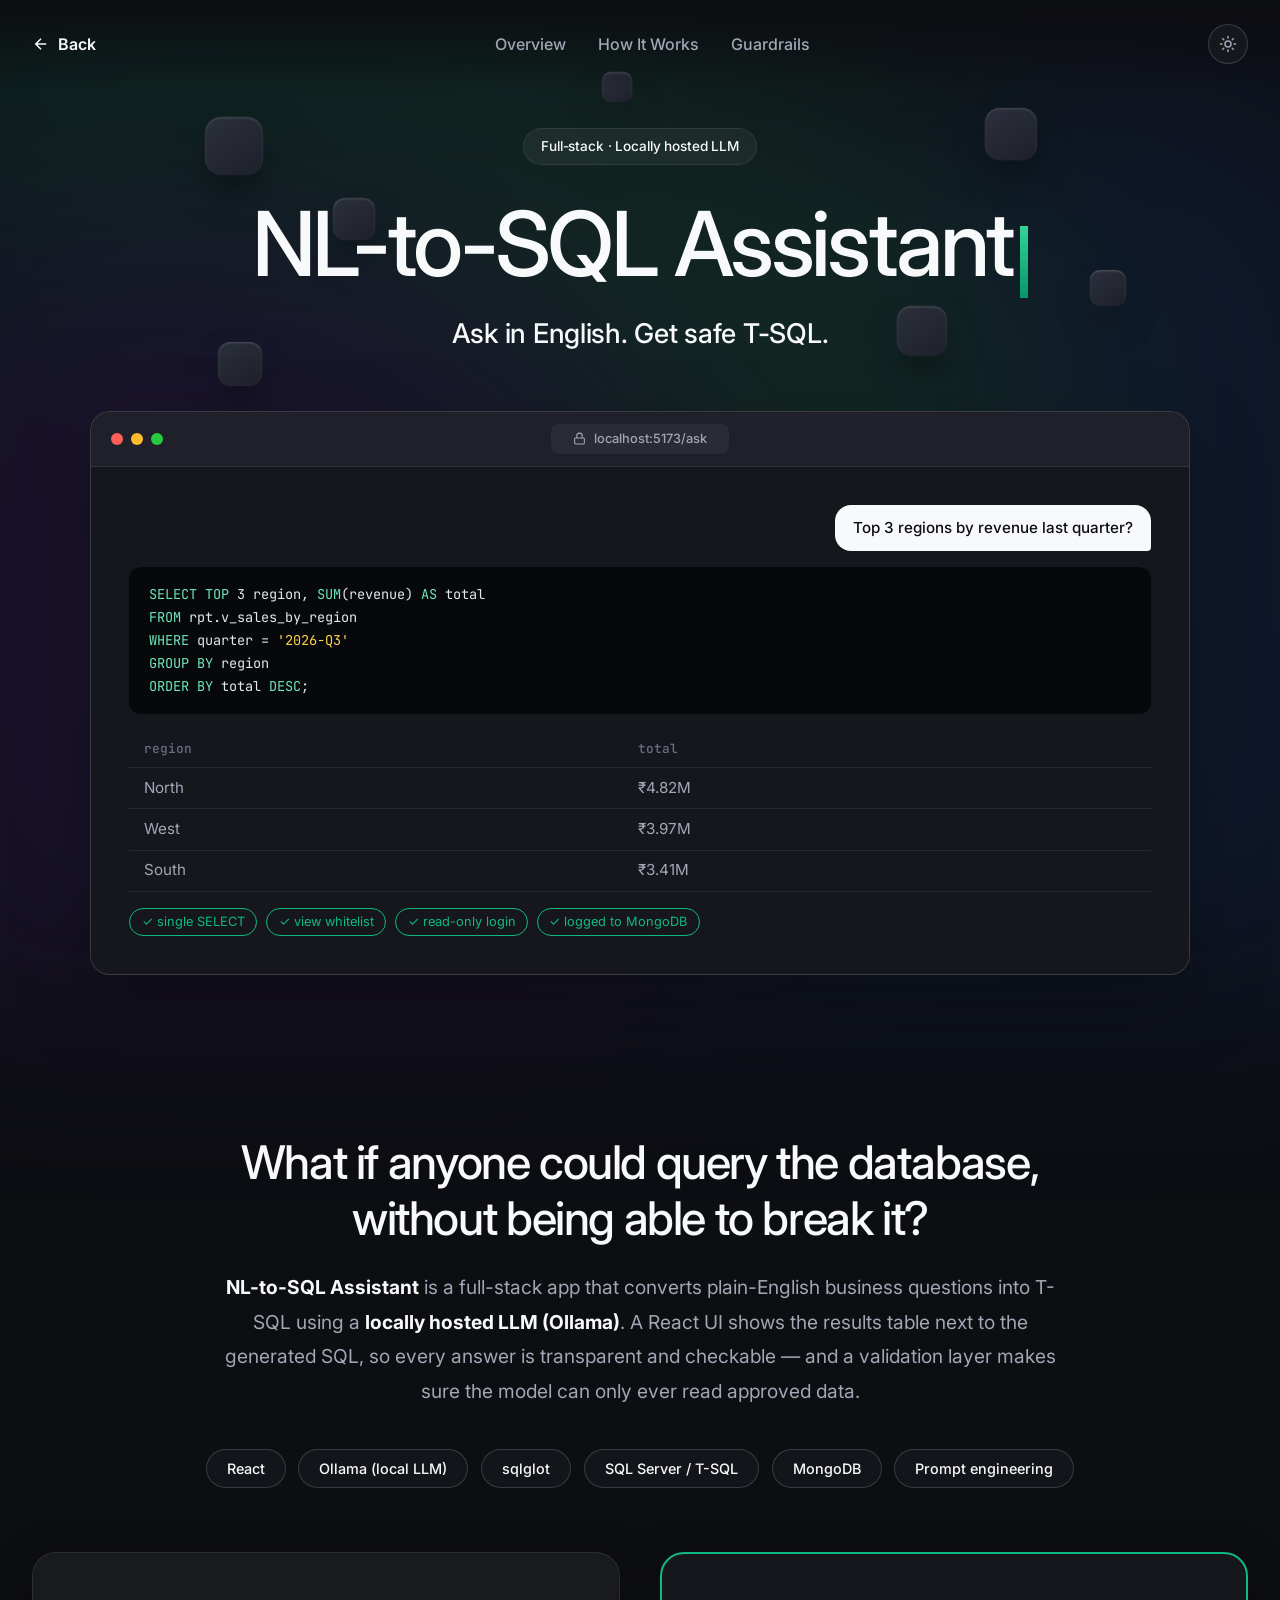
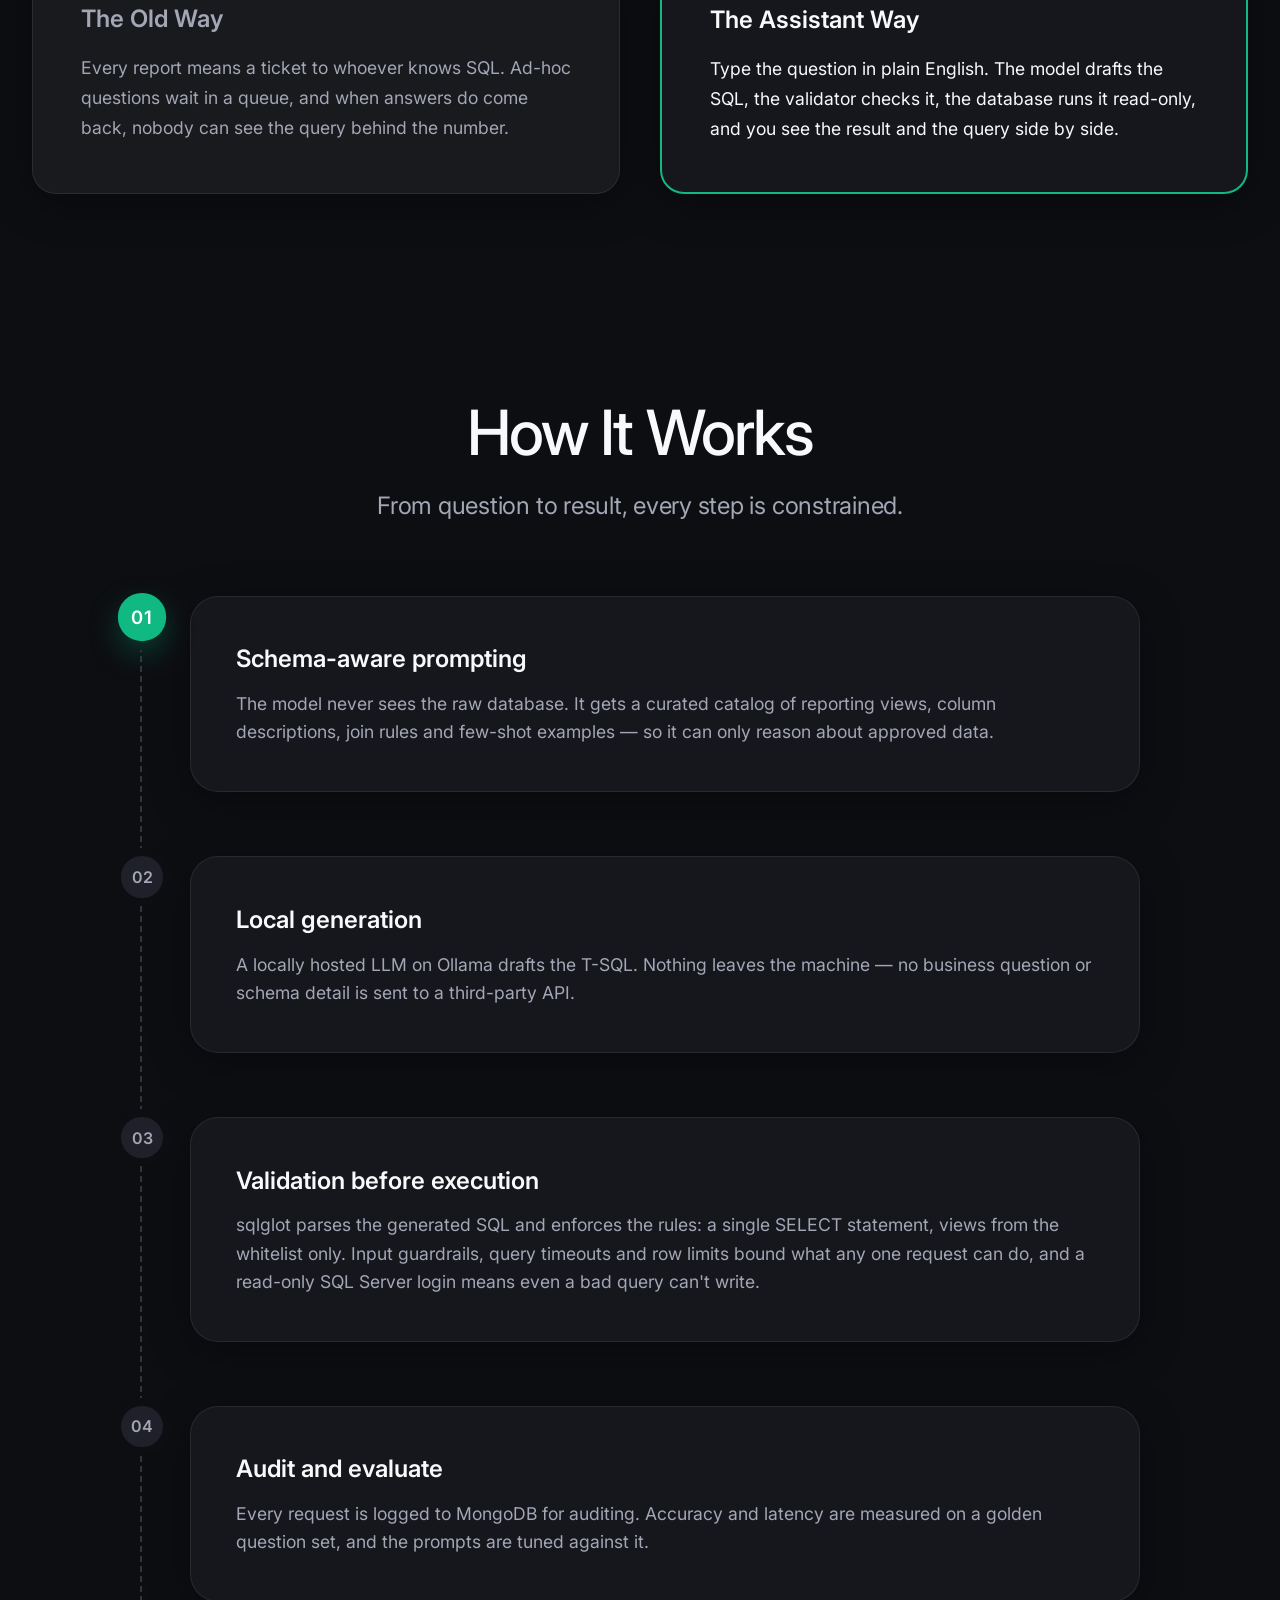
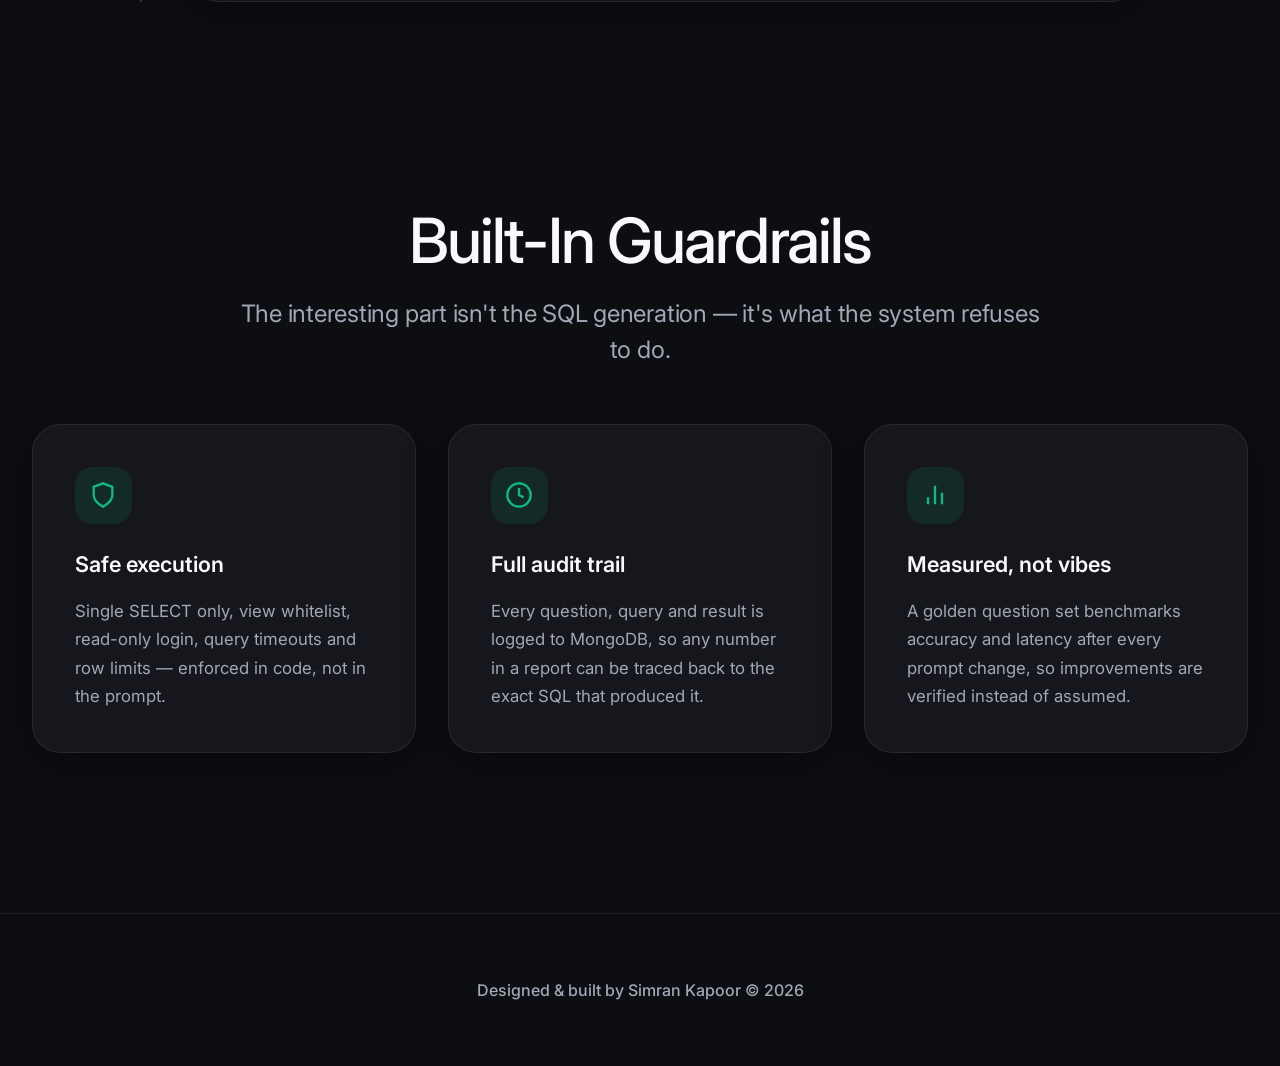
<file: nlsql.html>
<!DOCTYPE html>
<html lang="en" data-theme="dark">

<head>
  <meta charset="UTF-8">
  <meta name="viewport" content="width=device-width, initial-scale=1.0">
  <title>NL-to-SQL Assistant | Simran Kapoor</title>
  <meta name="description"
    content="NL-to-SQL Reporting Assistant — plain-English business questions to validated T-SQL on a locally hosted LLM, with guardrails and auditing.">
  <link rel="icon" type="image/jpeg" href="assets/avatar.jpg">
  <link rel="stylesheet" href="style.css?v=5.2">
  <script>
    (function () {
      var theme = 'dark';
      try { theme = localStorage.getItem('simran_theme') || 'dark'; } catch (e) { }
      document.documentElement.setAttribute('data-theme', theme);
    })();
  </script>
</head>

<body>
  <canvas id="particleCanvas"></canvas>

  <!-- Ambient Floating 3D Cubes -->
  <div class="ambient-shapes-container" aria-hidden="true">
    <div class="shape-wrapper shape-pos-1" data-speed="1.2"><div class="ambient-cube cube-1"></div></div>
    <div class="shape-wrapper shape-pos-2" data-speed="0.8"><div class="ambient-cube cube-2"></div></div>
    <div class="shape-wrapper shape-pos-3" data-speed="1.5"><div class="ambient-cube cube-3"></div></div>
    <div class="shape-wrapper shape-pos-4" data-speed="0.6"><div class="ambient-cube cube-4"></div></div>
    <div class="shape-wrapper shape-pos-5" data-speed="1.1"><div class="ambient-cube cube-5"></div></div>
    <div class="shape-wrapper shape-pos-6" data-speed="0.9"><div class="ambient-cube cube-6"></div></div>
    <div class="shape-wrapper shape-pos-7" data-speed="1.3"><div class="ambient-cube cube-7"></div></div>
  </div>

  <nav class="sticky-nav">
    <div class="nav-inner is-split">
      <a href="index.html#projects" class="nav-link nav-back">
        <svg width="18" height="18" viewBox="0 0 24 24" fill="none" stroke="currentColor" stroke-width="2">
          <path d="M19 12H5M12 19l-7-7 7-7" />
        </svg>
        Back
      </a>
      <button class="hamburger" id="hamburger" aria-label="Toggle navigation">
        <span></span>
        <span></span>
        <span></span>
      </button>
      <div class="nav-links" id="navLinks">
        <a href="#overview" class="nav-link">Overview</a>
        <a href="#how-it-works" class="nav-link">How It Works</a>
        <a href="#guardrails" class="nav-link">Guardrails</a>
      </div>
      <button id="themeToggle" class="theme-toggle" aria-label="Toggle theme"></button>
    </div>
  </nav>

  <main>
    <!-- HERO -->
    <section class="cp-hero container animate-up">
      <span class="cp-trophy-badge">Full-stack · Locally hosted LLM</span>
      <h1 class="huge-title cp-title">NL-to-SQL Assistant<span class="gradient-cursor active"></span></h1>
      <p class="subtitle cp-tagline">Ask in English. Get safe T-SQL.</p>

      <div class="cp-hero-mockup animate-up">
        <div class="cp-browser-bar">
          <div class="cp-traffic-lights">
            <span></span><span></span><span></span>
          </div>
          <div class="cp-address-bar">
            <svg width="13" height="13" viewBox="0 0 24 24" fill="none" stroke="currentColor" stroke-width="2">
              <rect x="3" y="11" width="18" height="11" rx="2" ry="2" />
              <path d="M7 11V7a5 5 0 0 1 10 0v4" />
            </svg>
            localhost:5173/ask
          </div>
          <div style="width: 60px;"></div>
        </div>
        <div class="mock">
          <div class="mock-ask">Top 3 regions by revenue last quarter?</div>
          <pre class="mock-sql"><span class="kw">SELECT TOP</span> 3 region, <span class="kw">SUM</span>(revenue) <span class="kw">AS</span> total
<span class="kw">FROM</span> rpt.v_sales_by_region
<span class="kw">WHERE</span> quarter = <span class="str">'2026-Q3'</span>
<span class="kw">GROUP BY</span> region
<span class="kw">ORDER BY</span> total <span class="kw">DESC</span>;</pre>
          <table class="mock-table">
            <tr>
              <th>region</th>
              <th>total</th>
            </tr>
            <tr>
              <td>North</td>
              <td>₹4.82M</td>
            </tr>
            <tr>
              <td>West</td>
              <td>₹3.97M</td>
            </tr>
            <tr>
              <td>South</td>
              <td>₹3.41M</td>
            </tr>
          </table>
          <div class="mock-foot">
            <span>✓ single SELECT</span>
            <span>✓ view whitelist</span>
            <span>✓ read-only login</span>
            <span>✓ logged to MongoDB</span>
          </div>
        </div>
      </div>
    </section>

    <!-- OVERVIEW -->
    <section id="overview" class="container section-padding animate-up">
      <div class="cp-overview">
        <h2 class="section-heading cp-question">What if anyone could query the database, without being able to break
          it?</h2>
        <p class="cp-lead">
          <strong>NL-to-SQL Assistant</strong> is a full-stack app that converts plain-English business questions into
          T-SQL using a <strong>locally hosted LLM (Ollama)</strong>. A React UI shows the results table next to the
          generated SQL, so every answer is transparent and checkable — and a validation layer makes sure the model
          can only ever read approved data.
        </p>
      </div>

      <div class="cp-tech-stack" style="margin-bottom: 2rem;">
        <span class="cp-tech-pill">React</span>
        <span class="cp-tech-pill">Ollama (local LLM)</span>
        <span class="cp-tech-pill">sqlglot</span>
        <span class="cp-tech-pill">SQL Server / T-SQL</span>
        <span class="cp-tech-pill">MongoDB</span>
        <span class="cp-tech-pill">Prompt engineering</span>
      </div>

      <div class="cp-pitch-grid">
        <div class="cp-pitch-card is-old">
          <h3>The Old Way</h3>
          <p>
            Every report means a ticket to whoever knows SQL. Ad-hoc questions wait in a queue, and when answers do
            come back, nobody can see the query behind the number.
          </p>
        </div>
        <div class="cp-pitch-card is-new">
          <h3>The Assistant Way</h3>
          <p>
            Type the question in plain English. The model drafts the SQL, the validator checks it, the database runs
            it read-only, and you see the result and the query side by side.
          </p>
        </div>
      </div>
    </section>

    <!-- HOW IT WORKS -->
    <section id="how-it-works" class="container section-padding">
      <div class="cp-section-head">
        <h2 class="section-heading">How It Works</h2>
        <p class="subtitle">From question to result, every step is constrained.</p>
      </div>

      <div class="cp-timeline">
        <div class="cp-step animate-up">
          <div class="cp-step-number">01</div>
          <div class="cp-step-content">
            <h3>Schema-aware prompting</h3>
            <p>
              The model never sees the raw database. It gets a curated catalog of reporting views, column
              descriptions, join rules and few-shot examples — so it can only reason about approved data.
            </p>
          </div>
        </div>

        <div class="cp-step animate-up">
          <div class="cp-step-number">02</div>
          <div class="cp-step-content">
            <h3>Local generation</h3>
            <p>
              A locally hosted LLM on Ollama drafts the T-SQL. Nothing leaves the machine — no business question or
              schema detail is sent to a third-party API.
            </p>
          </div>
        </div>

        <div class="cp-step animate-up">
          <div class="cp-step-number">03</div>
          <div class="cp-step-content">
            <h3>Validation before execution</h3>
            <p>
              sqlglot parses the generated SQL and enforces the rules: a single SELECT statement, views from the
              whitelist only. Input guardrails, query timeouts and row limits bound what any one request can do, and a
              read-only SQL Server login means even a bad query can't write.
            </p>
          </div>
        </div>

        <div class="cp-step animate-up">
          <div class="cp-step-number">04</div>
          <div class="cp-step-content">
            <h3>Audit and evaluate</h3>
            <p>
              Every request is logged to MongoDB for auditing. Accuracy and latency are measured on a golden question
              set, and the prompts are tuned against it.
            </p>
          </div>
        </div>
      </div>
    </section>

    <!-- GUARDRAILS -->
    <section id="guardrails" class="container section-padding" style="margin-bottom: 4rem;">
      <div class="cp-section-head">
        <h2 class="section-heading">Built-In Guardrails</h2>
        <p class="subtitle">The interesting part isn't the SQL generation — it's what the system refuses to do.</p>
      </div>

      <div class="cp-pillars-grid">
        <div class="cp-pillar-card animate-up">
          <div class="cp-pillar-icon">
            <svg width="28" height="28" viewBox="0 0 24 24" fill="none" stroke="currentColor" stroke-width="2">
              <path d="M12 22s8-4 8-10V5l-8-3-8 3v7c0 6 8 10 8 10z" />
            </svg>
          </div>
          <h3>Safe execution</h3>
          <p>Single SELECT only, view whitelist, read-only login, query timeouts and row limits — enforced in code,
            not in the prompt.</p>
        </div>

        <div class="cp-pillar-card animate-up">
          <div class="cp-pillar-icon">
            <svg width="28" height="28" viewBox="0 0 24 24" fill="none" stroke="currentColor" stroke-width="2">
              <circle cx="12" cy="12" r="10" />
              <path d="M12 6v6l4 2" />
            </svg>
          </div>
          <h3>Full audit trail</h3>
          <p>Every question, query and result is logged to MongoDB, so any number in a report can be traced back to
            the exact SQL that produced it.</p>
        </div>

        <div class="cp-pillar-card animate-up">
          <div class="cp-pillar-icon">
            <svg width="28" height="28" viewBox="0 0 24 24" fill="none" stroke="currentColor" stroke-width="2">
              <path d="M18 20V10M12 20V4M6 20v-6" />
            </svg>
          </div>
          <h3>Measured, not vibes</h3>
          <p>A golden question set benchmarks accuracy and latency after every prompt change, so improvements are
            verified instead of assumed.</p>
        </div>
      </div>
    </section>
  </main>

  <footer class="site-footer">
    <p>Designed &amp; built by Simran Kapoor © 2026</p>
  </footer>

  <div id="imageModal" class="image-modal">
    <button class="close-modal" aria-label="Close image">&times;</button>
    <img class="modal-content" id="modalImage" alt="Zoomed view">
  </div>

  <script src="script.js?v=5.2"></script>
</body>

</html>
</file>
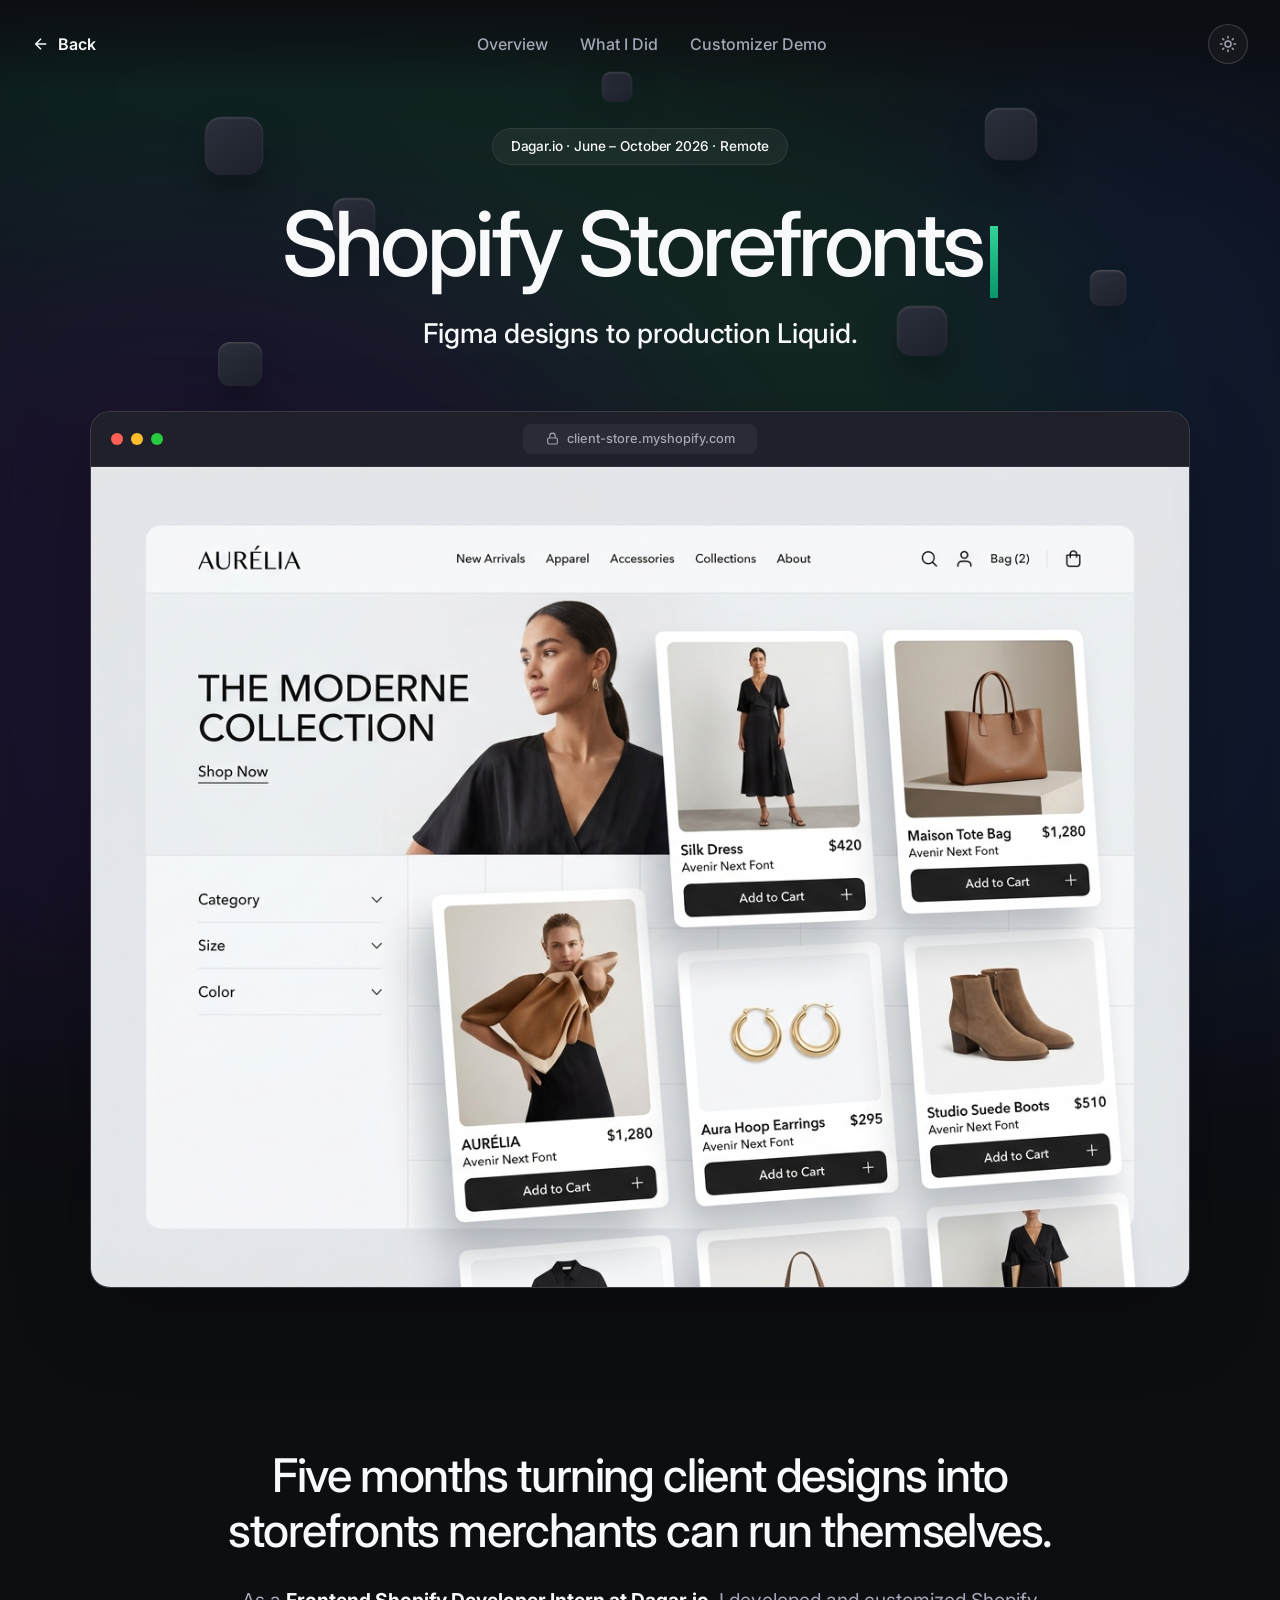
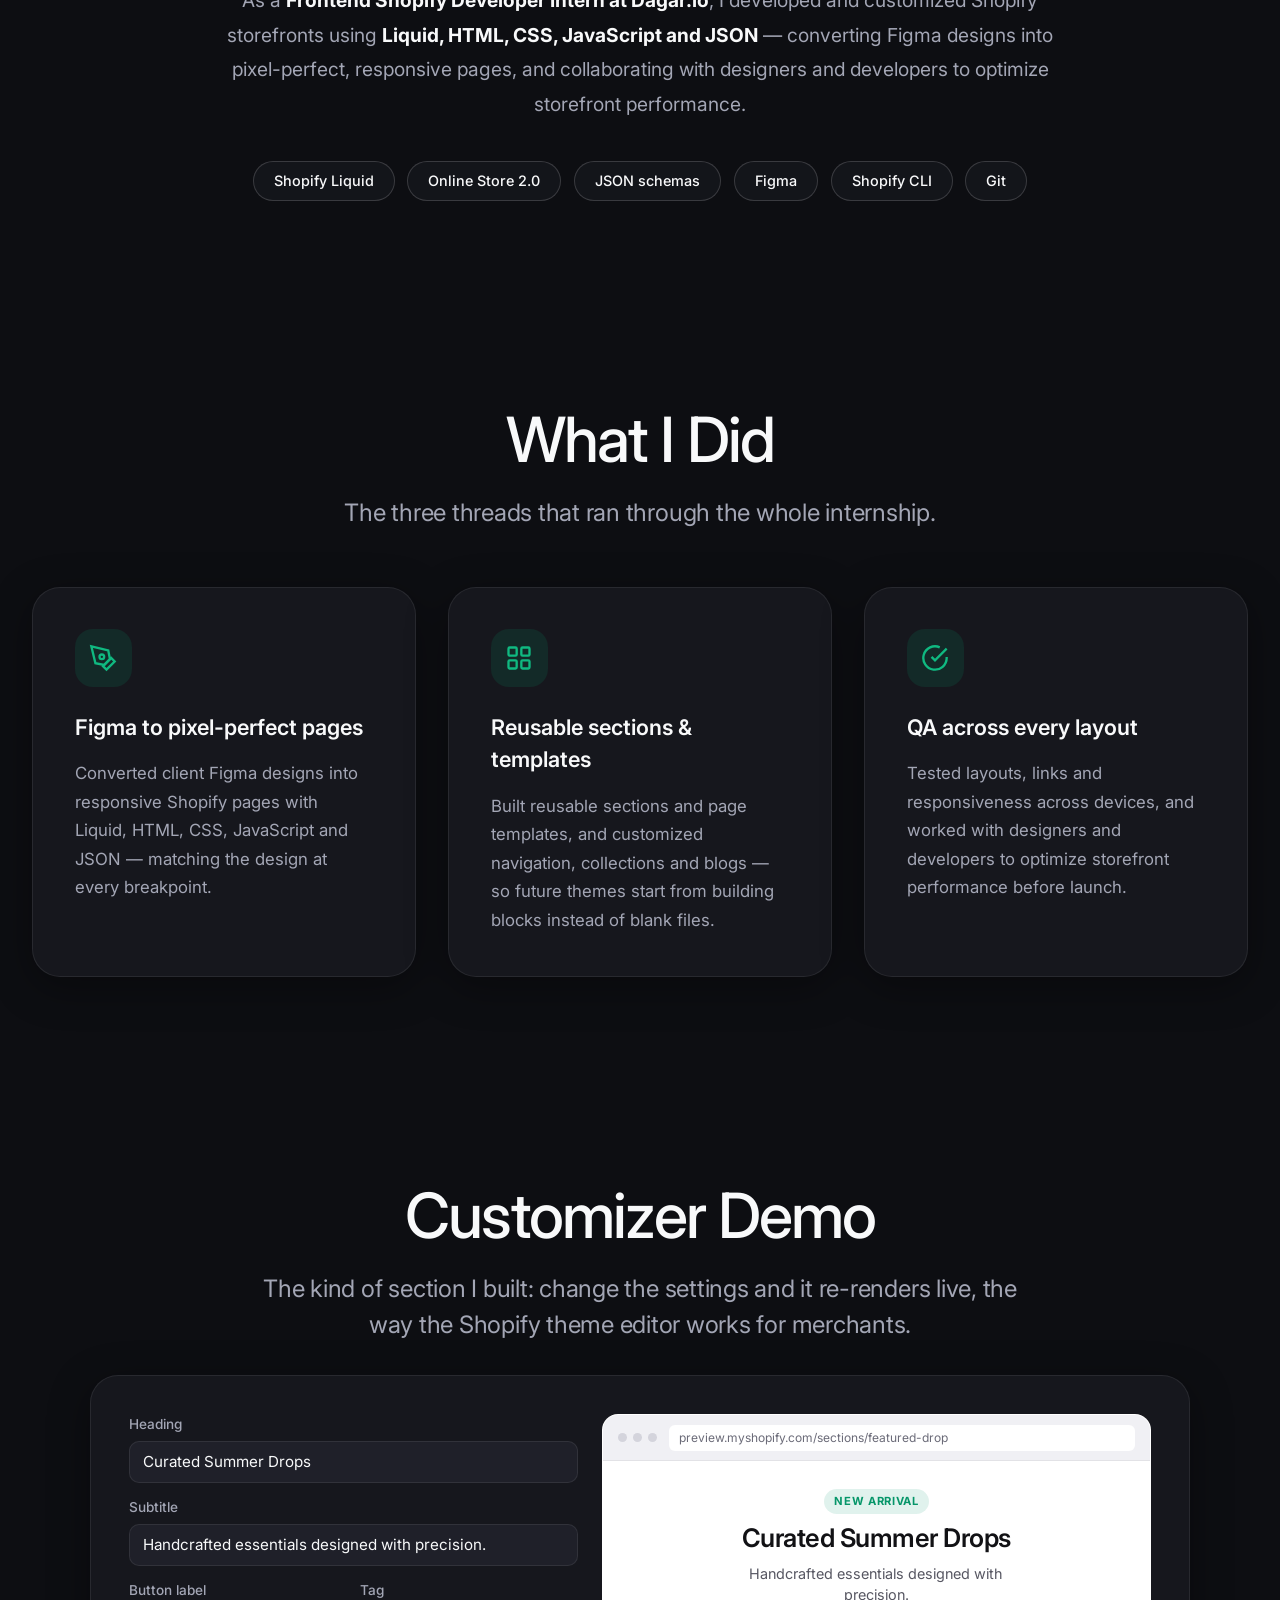
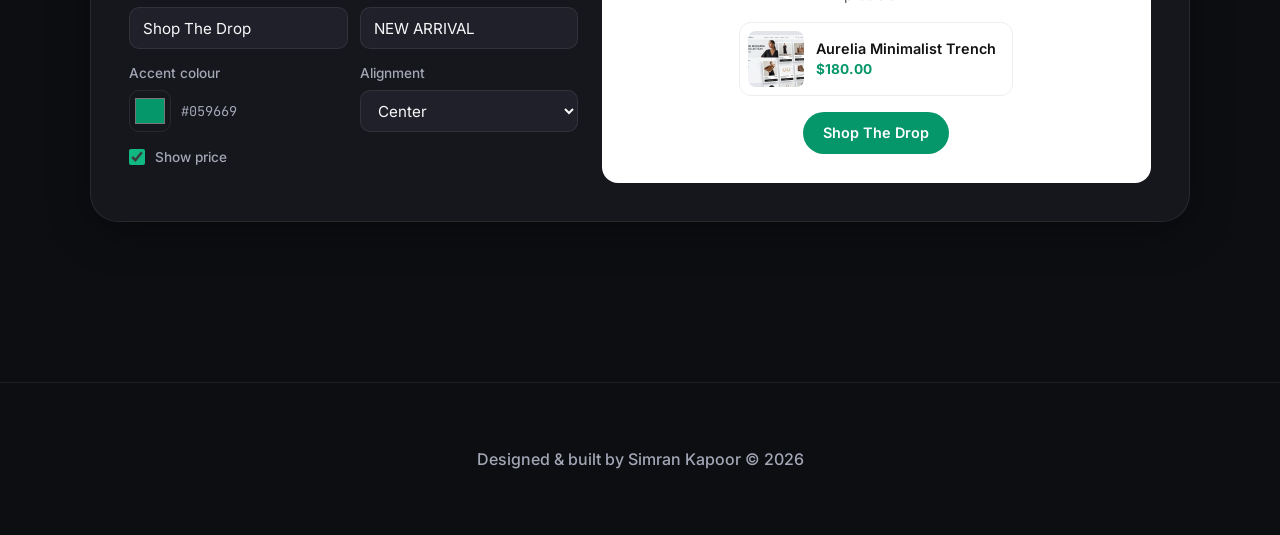
<file: shopify.html>
<!DOCTYPE html>
<html lang="en" data-theme="dark">

<head>
  <meta charset="UTF-8">
  <meta name="viewport" content="width=device-width, initial-scale=1.0">
  <title>Shopify Storefronts | Simran Kapoor</title>
  <meta name="description"
    content="Shopify storefront development at Dagar.io — Figma designs to production Liquid themes, reusable sections and QA.">
  <link rel="icon" type="image/jpeg" href="assets/avatar.jpg">
  <link rel="stylesheet" href="style.css?v=5.2">
  <script>
    (function () {
      var theme = 'dark';
      try { theme = localStorage.getItem('simran_theme') || 'dark'; } catch (e) { }
      document.documentElement.setAttribute('data-theme', theme);
    })();
  </script>
</head>

<body>
  <canvas id="particleCanvas"></canvas>

  <!-- Ambient Floating 3D Cubes -->
  <div class="ambient-shapes-container" aria-hidden="true">
    <div class="shape-wrapper shape-pos-1" data-speed="1.2"><div class="ambient-cube cube-1"></div></div>
    <div class="shape-wrapper shape-pos-2" data-speed="0.8"><div class="ambient-cube cube-2"></div></div>
    <div class="shape-wrapper shape-pos-3" data-speed="1.5"><div class="ambient-cube cube-3"></div></div>
    <div class="shape-wrapper shape-pos-4" data-speed="0.6"><div class="ambient-cube cube-4"></div></div>
    <div class="shape-wrapper shape-pos-5" data-speed="1.1"><div class="ambient-cube cube-5"></div></div>
    <div class="shape-wrapper shape-pos-6" data-speed="0.9"><div class="ambient-cube cube-6"></div></div>
    <div class="shape-wrapper shape-pos-7" data-speed="1.3"><div class="ambient-cube cube-7"></div></div>
  </div>

  <nav class="sticky-nav">
    <div class="nav-inner is-split">
      <a href="index.html#projects" class="nav-link nav-back">
        <svg width="18" height="18" viewBox="0 0 24 24" fill="none" stroke="currentColor" stroke-width="2">
          <path d="M19 12H5M12 19l-7-7 7-7" />
        </svg>
        Back
      </a>
      <button class="hamburger" id="hamburger" aria-label="Toggle navigation">
        <span></span>
        <span></span>
        <span></span>
      </button>
      <div class="nav-links" id="navLinks">
        <a href="#overview" class="nav-link">Overview</a>
        <a href="#what-i-did" class="nav-link">What I Did</a>
        <a href="#customizer" class="nav-link">Customizer Demo</a>
      </div>
      <button id="themeToggle" class="theme-toggle" aria-label="Toggle theme"></button>
    </div>
  </nav>

  <main>
    <!-- HERO -->
    <section class="cp-hero container animate-up">
      <span class="cp-trophy-badge">Dagar.io · June – October 2026 · Remote</span>
      <h1 class="huge-title cp-title">Shopify Storefronts<span class="gradient-cursor active"></span></h1>
      <p class="subtitle cp-tagline">Figma designs to production Liquid.</p>

      <div class="cp-hero-mockup animate-up">
        <div class="cp-browser-bar">
          <div class="cp-traffic-lights">
            <span></span><span></span><span></span>
          </div>
          <div class="cp-address-bar">
            <svg width="13" height="13" viewBox="0 0 24 24" fill="none" stroke="currentColor" stroke-width="2">
              <rect x="3" y="11" width="18" height="11" rx="2" ry="2" />
              <path d="M7 11V7a5 5 0 0 1 10 0v4" />
            </svg>
            client-store.myshopify.com
          </div>
          <div style="width: 60px;"></div>
        </div>
        <div class="cp-img-wrapper" style="min-height: 300px;">
          <img src="assets/shopify_mockup.jpg" alt="Shopify storefront built at Dagar.io">
        </div>
      </div>
    </section>

    <!-- OVERVIEW -->
    <section id="overview" class="container section-padding animate-up">
      <div class="cp-overview">
        <h2 class="section-heading cp-question">Five months turning client designs into storefronts merchants can run
          themselves.</h2>
        <p class="cp-lead">
          As a <strong>Frontend Shopify Developer Intern at Dagar.io</strong>, I developed and customized Shopify
          storefronts using <strong>Liquid, HTML, CSS, JavaScript and JSON</strong> — converting Figma designs into
          pixel-perfect, responsive pages, and collaborating with designers and developers to optimize storefront
          performance.
        </p>
      </div>

      <div class="cp-tech-stack">
        <span class="cp-tech-pill">Shopify Liquid</span>
        <span class="cp-tech-pill">Online Store 2.0</span>
        <span class="cp-tech-pill">JSON schemas</span>
        <span class="cp-tech-pill">Figma</span>
        <span class="cp-tech-pill">Shopify CLI</span>
        <span class="cp-tech-pill">Git</span>
      </div>
    </section>

    <!-- WHAT I DID -->
    <section id="what-i-did" class="container section-padding">
      <div class="cp-section-head">
        <h2 class="section-heading">What I Did</h2>
        <p class="subtitle">The three threads that ran through the whole internship.</p>
      </div>

      <div class="cp-pillars-grid">
        <div class="cp-pillar-card animate-up">
          <div class="cp-pillar-icon">
            <svg width="28" height="28" viewBox="0 0 24 24" fill="none" stroke="currentColor" stroke-width="2">
              <path d="M12 19l7-7 3 3-7 7-3-3z" />
              <path d="M18 13l-1.5-7.5L2 2l3.5 14.5L13 18l5-5z" />
              <circle cx="11" cy="11" r="2" />
            </svg>
          </div>
          <h3>Figma to pixel-perfect pages</h3>
          <p>Converted client Figma designs into responsive Shopify pages with Liquid, HTML, CSS, JavaScript and JSON
            — matching the design at every breakpoint.</p>
        </div>

        <div class="cp-pillar-card animate-up">
          <div class="cp-pillar-icon">
            <svg width="28" height="28" viewBox="0 0 24 24" fill="none" stroke="currentColor" stroke-width="2">
              <rect x="3" y="3" width="7" height="7" rx="1" />
              <rect x="14" y="3" width="7" height="7" rx="1" />
              <rect x="3" y="14" width="7" height="7" rx="1" />
              <rect x="14" y="14" width="7" height="7" rx="1" />
            </svg>
          </div>
          <h3>Reusable sections &amp; templates</h3>
          <p>Built reusable sections and page templates, and customized navigation, collections and blogs — so future
            themes start from building blocks instead of blank files.</p>
        </div>

        <div class="cp-pillar-card animate-up">
          <div class="cp-pillar-icon">
            <svg width="28" height="28" viewBox="0 0 24 24" fill="none" stroke="currentColor" stroke-width="2">
              <path d="M22 11.08V12a10 10 0 1 1-5.93-9.14" />
              <path d="M22 4L12 14.01l-3-3" />
            </svg>
          </div>
          <h3>QA across every layout</h3>
          <p>Tested layouts, links and responsiveness across devices, and worked with designers and developers to
            optimize storefront performance before launch.</p>
        </div>
      </div>
    </section>

    <!-- CUSTOMIZER DEMO -->
    <section id="customizer" class="container section-padding" style="margin-bottom: 4rem;">
      <div class="cp-section-head">
        <h2 class="section-heading">Customizer Demo</h2>
        <p class="subtitle">The kind of section I built: change the settings and it re-renders live, the way the
          Shopify theme editor works for merchants.</p>
      </div>

      <div class="cp-demo-shell animate-up">
        <div class="customizer-split">
          <div class="customizer-controls">
            <div class="control-group">
              <label for="shopHeading">Heading</label>
              <input type="text" id="shopHeading" value="Curated Summer Drops" class="styled-input">
            </div>
            <div class="control-group">
              <label for="shopSubtitle">Subtitle</label>
              <input type="text" id="shopSubtitle" value="Handcrafted essentials designed with precision."
                class="styled-input">
            </div>
            <div class="control-row">
              <div class="control-group">
                <label for="shopBtnText">Button label</label>
                <input type="text" id="shopBtnText" value="Shop The Drop" class="styled-input">
              </div>
              <div class="control-group">
                <label for="shopBadge">Tag</label>
                <input type="text" id="shopBadge" value="NEW ARRIVAL" class="styled-input">
              </div>
            </div>
            <div class="control-row">
              <div class="control-group">
                <label for="shopThemeColor">Accent colour</label>
                <div class="color-picker-row">
                  <input type="color" id="shopThemeColor" value="#059669">
                  <span class="color-val" id="colorValHex">#059669</span>
                </div>
              </div>
              <div class="control-group">
                <label for="shopLayoutAlign">Alignment</label>
                <select id="shopLayoutAlign" class="styled-select">
                  <option value="center">Center</option>
                  <option value="left">Left</option>
                  <option value="right">Right</option>
                </select>
              </div>
            </div>
            <div class="control-group">
              <label class="checkbox-label">
                <input type="checkbox" id="shopShowPrice" checked>
                <span>Show price</span>
              </label>
            </div>
          </div>

          <div class="customizer-preview">
            <div class="preview-browser-bar">
              <div class="browser-dots"><span></span><span></span><span></span></div>
              <div class="browser-url">preview.myshopify.com/sections/featured-drop</div>
            </div>
            <div id="liveShopifySection" class="shopify-section-render align-center">
              <span class="live-pill" id="renderBadge">NEW ARRIVAL</span>
              <h4 class="live-heading" id="renderHeading">Curated Summer Drops</h4>
              <p class="live-subtitle" id="renderSubtitle">Handcrafted essentials designed with precision.</p>
              <div class="live-product-card">
                <img src="assets/shopify_mockup.jpg" alt="" class="live-thumb">
                <div class="live-product-info">
                  <span class="live-item-name">Aurelia Minimalist Trench</span>
                  <span class="live-item-price" id="renderPrice">$180.00</span>
                </div>
              </div>
              <button class="live-btn" id="renderBtn" type="button">
                <span id="renderBtnLabel">Shop The Drop</span>
              </button>
            </div>
          </div>
        </div>
      </div>
    </section>
  </main>

  <footer class="site-footer">
    <p>Designed &amp; built by Simran Kapoor © 2026</p>
  </footer>

  <div id="imageModal" class="image-modal">
    <button class="close-modal" aria-label="Close image">&times;</button>
    <img class="modal-content" id="modalImage" alt="Zoomed view">
  </div>

  <script src="script.js?v=5.2"></script>
</body>

</html>
</file>
<file: style.css>
/* ===================================================================
   SIMRAN KAPOOR — PORTFOLIO STYLESHEET
   Layout: centred typewriter hero, wavy skills marquee, glowing dark
   statement card, horizontal project cards, project detail pages
   and an editorial "About me" page (Ask AI, skills ledger,
   certification ledger, highlights).
   Colour theme: dark / light tokens with the Shopify-green accent.
   =================================================================== */

@import url('https://fonts.googleapis.com/css2?family=Inter:wght@400;500;600&family=JetBrains+Mono:wght@400;500&display=swap');

/* -------------------------------------------------------------
   1. TOKENS
   ------------------------------------------------------------- */
:root,
[data-theme="dark"] {
  --bg: #0d0e12;
  --bg-fade: rgba(13, 14, 18, 1);
  --bg-fade-0: rgba(13, 14, 18, 0);
  --surface: #16171d;
  --surface-glass: rgba(22, 23, 29, 0.85);
  --sunk: #1f2029;
  --text: #f8f9fa;
  --text-muted: #a3a6b5;
  --text-faint: #6b6e80;
  --line: rgba(255, 255, 255, 0.08);
  --line-strong: rgba(255, 255, 255, 0.16);
  --tint: rgba(255, 255, 255, 0.05);
  --tint-strong: rgba(255, 255, 255, 0.1);
  --accent: #10b981;
  --accent-soft: rgba(5, 150, 105, 0.15);
  --rose: #f43f5e;
  --rose-soft: rgba(225, 29, 72, 0.15);
  --shadow: 0 10px 40px rgba(0, 0, 0, 0.35);
  --shadow-hover: 0 20px 60px rgba(0, 0, 0, 0.5);
  --dark-card: #050506;
  --orb-opacity: 0.12;
}

[data-theme="light"] {
  --bg: #f5f5f7;
  --bg-fade: rgba(245, 245, 247, 1);
  --bg-fade-0: rgba(245, 245, 247, 0);
  --surface: #ffffff;
  --surface-glass: rgba(255, 255, 255, 0.85);
  --sunk: #ebebf0;
  --text: #121215;
  --text-muted: #575762;
  --text-faint: #8b8b98;
  --line: rgba(0, 0, 0, 0.06);
  --line-strong: rgba(0, 0, 0, 0.14);
  --tint: rgba(0, 0, 0, 0.04);
  --tint-strong: rgba(0, 0, 0, 0.08);
  --accent: #059669;
  --accent-soft: #ecfdf5;
  --rose: #e11d48;
  --rose-soft: #fff1f2;
  --shadow: 0 10px 40px rgba(0, 0, 0, 0.04);
  --shadow-hover: 0 20px 60px rgba(0, 0, 0, 0.08);
  --dark-card: #050505;
  --orb-opacity: 0.2;
}

:root {
  --font-sans: 'Inter', -apple-system, BlinkMacSystemFont, "Segoe UI", Roboto, Helvetica, Arial, sans-serif;
  --font-mono: 'JetBrains Mono', ui-monospace, monospace;
  --ease: cubic-bezier(0.16, 1, 0.3, 1);
}

/* -------------------------------------------------------------
   2. BASE
   ------------------------------------------------------------- */
* {
  box-sizing: border-box;
  margin: 0;
  padding: 0;
}

html {
  scroll-behavior: smooth;
  scroll-padding-top: 5rem;
}

body {
  background-color: var(--bg);
  color: var(--text);
  font-family: var(--font-sans);
  line-height: 1.5;
  overflow-x: hidden;
  -webkit-font-smoothing: antialiased;
  transition: background-color 0.4s ease, color 0.4s ease;
}

a {
  color: inherit;
}

button {
  font: inherit;
  color: inherit;
  cursor: pointer;
}

img {
  max-width: 100%;
  display: block;
}

:focus-visible {
  outline: 2px solid var(--accent);
  outline-offset: 3px;
  border-radius: 6px;
}

::selection {
  background: var(--accent);
  color: #fff;
}

/* Ambient orbs canvas */
#particleCanvas {
  position: fixed;
  top: 0;
  left: 0;
  width: 100vw;
  height: 100vh;
  z-index: -1;
  pointer-events: none;
}

/* Ambient floating 3D cubes */
.ambient-shapes-container {
  position: fixed;
  inset: 0;
  pointer-events: none;
  z-index: -1;
  overflow: hidden;
}

.shape-wrapper {
  position: absolute;
  will-change: transform;
}

.shape-pos-1 { top: 13%; left: 16%; }
.shape-pos-2 { top: 22%; left: 26%; }
.shape-pos-3 { top: 12%; right: 19%; }
.shape-pos-4 { top: 30%; right: 12%; }
.shape-pos-5 { top: 38%; left: 17%; }
.shape-pos-6 { top: 34%; right: 26%; }
.shape-pos-7 { top: 8%; left: 47%; }

.ambient-cube {
  border-radius: 28%;
  background: linear-gradient(145deg, #e7e9ee 0%, #cbd2dc 100%);
  box-shadow:
    inset 0 2px 4px rgba(255, 255, 255, 0.95),
    0 18px 36px -8px rgba(0, 0, 0, 0.12),
    0 4px 10px rgba(0, 0, 0, 0.05);
  transform-style: preserve-3d;
  will-change: transform;
}

[data-theme="dark"] .ambient-cube {
  background: linear-gradient(145deg, #2c303c 0%, #1e212b 100%);
  box-shadow:
    inset 0 1px 2px rgba(255, 255, 255, 0.2),
    0 18px 36px -8px rgba(0, 0, 0, 0.5);
}

.cube-1 { width: 58px; height: 58px; animation: floatMotion1 7s ease-in-out infinite alternate; }
.cube-2 { width: 42px; height: 42px; animation: floatMotion2 8.5s ease-in-out infinite alternate; }
.cube-3 { width: 52px; height: 52px; animation: floatMotion3 6.5s ease-in-out infinite alternate; }
.cube-4 { width: 36px; height: 36px; animation: floatMotion4 9s ease-in-out infinite alternate; }
.cube-5 { width: 44px; height: 44px; animation: floatMotion5 7.8s ease-in-out infinite alternate; }
.cube-6 { width: 50px; height: 50px; animation: floatMotion6 10s ease-in-out infinite alternate; }
.cube-7 { width: 30px; height: 30px; animation: floatMotion7 6s ease-in-out infinite alternate; }

@keyframes floatMotion1 {
  0% { transform: translateY(0px) rotate(14deg); }
  50% { transform: translateY(-28px) rotate(24deg) scale(1.05); }
  100% { transform: translateY(14px) rotate(6deg) scale(0.98); }
}

@keyframes floatMotion2 {
  0% { transform: translateY(0px) rotate(-16deg); }
  50% { transform: translateY(-22px) rotate(-26deg) scale(1.06); }
  100% { transform: translateY(18px) rotate(-8deg); }
}

@keyframes floatMotion3 {
  0% { transform: translateY(0px) rotate(28deg); }
  50% { transform: translateY(-34px) rotate(40deg) scale(1.08); }
  100% { transform: translateY(12px) rotate(20deg); }
}

@keyframes floatMotion4 {
  0% { transform: translateY(0px) rotate(-25deg); }
  50% { transform: translateY(-26px) rotate(-12deg) scale(1.04); }
  100% { transform: translateY(16px) rotate(-34deg); }
}

@keyframes floatMotion5 {
  0% { transform: translateY(0px) rotate(8deg); }
  50% { transform: translateY(-30px) rotate(18deg) scale(1.07); }
  100% { transform: translateY(15px) rotate(0deg); }
}

@keyframes floatMotion6 {
  0% { transform: translateY(0px) rotate(-36deg); }
  50% { transform: translateY(-25px) rotate(-22deg) scale(1.05); }
  100% { transform: translateY(20px) rotate(-46deg); }
}

@keyframes floatMotion7 {
  0% { transform: translateY(0px) rotate(16deg); }
  50% { transform: translateY(-20px) rotate(30deg) scale(1.1); }
  100% { transform: translateY(12px) rotate(4deg); }
}

/* -------------------------------------------------------------
   3. NAVIGATION
   ------------------------------------------------------------- */
.sticky-nav {
  position: fixed;
  top: 0;
  left: 0;
  width: 100%;
  padding: 1.5rem 2rem;
  z-index: 100;
  background: linear-gradient(to bottom, var(--bg-fade) 0%, var(--bg-fade-0) 100%);
}

.nav-inner {
  max-width: 1400px;
  margin: 0 auto;
  display: flex;
  align-items: center;
  justify-content: flex-end;
  gap: 2rem;
}

.nav-inner.is-split {
  justify-content: space-between;
}

.nav-links {
  display: flex;
  align-items: center;
  gap: 2rem;
}

.nav-link {
  color: var(--text-muted);
  text-decoration: none;
  font-weight: 500;
  font-size: 1rem;
  transition: color 0.2s;
  background: none;
  border: none;
}

.nav-link:hover,
.nav-link.is-active {
  color: var(--text);
}

.nav-back {
  display: inline-flex;
  align-items: center;
  gap: 0.5rem;
  font-weight: 600;
  color: var(--text);
}

.nav-resume {
  color: var(--accent);
  font-weight: 600;
}

.nav-resume:hover {
  color: var(--accent);
  opacity: 0.8;
}

.theme-toggle {
  width: 40px;
  height: 40px;
  border-radius: 50%;
  border: 1px solid var(--line-strong);
  background: var(--surface);
  color: var(--text-muted);
  display: inline-flex;
  align-items: center;
  justify-content: center;
  transition: color 0.2s, border-color 0.2s, transform 0.2s;
  flex-shrink: 0;
}

.theme-toggle:hover {
  color: var(--text);
  border-color: var(--text);
  transform: rotate(15deg);
}

.hamburger {
  display: none;
  background: none;
  border: none;
  padding: 6px;
  z-index: 200;
  position: relative;
}

.hamburger span {
  display: block;
  width: 24px;
  height: 2px;
  background: var(--text);
  margin: 5px 0;
  border-radius: 2px;
  transition: all 0.3s ease;
}

.hamburger.active span:nth-child(1) {
  transform: rotate(45deg) translate(5px, 5px);
}

.hamburger.active span:nth-child(2) {
  opacity: 0;
}

.hamburger.active span:nth-child(3) {
  transform: rotate(-45deg) translate(5px, -5px);
}

/* -------------------------------------------------------------
   4. TYPOGRAPHY
   ------------------------------------------------------------- */
.huge-title {
  font-size: clamp(3rem, 8vw, 6.5rem);
  font-weight: 500;
  letter-spacing: -0.04em;
  line-height: 1.05;
  text-align: center;
  max-width: 1200px;
  margin: 0 auto;
  color: var(--text);
}

.subtitle {
  font-size: clamp(1.1rem, 2vw, 1.5rem);
  font-weight: 400;
  color: var(--text-muted);
  text-align: center;
  margin-top: 0.5rem;
  letter-spacing: -0.01em;
}

.massive-left-text {
  font-size: clamp(2rem, 5vw, 4rem);
  font-weight: 500;
  line-height: 1.1;
  letter-spacing: -0.03em;
  max-width: 1000px;
  color: var(--text);
  min-height: 150px;
}

.section-heading {
  font-size: clamp(2.5rem, 6vw, 4rem);
  font-weight: 500;
  letter-spacing: -0.03em;
  margin-bottom: 2rem;
  color: var(--text);
}

.gradient-cursor {
  display: inline-block;
  background: linear-gradient(180deg, #34d399, #059669);
  width: clamp(4px, 1vw, 8px);
  height: 0.8em;
  vertical-align: text-bottom;
  animation: blink 1.2s step-end infinite;
  margin-left: 8px;
  opacity: 0;
}

.gradient-cursor.active {
  opacity: 1;
}

@keyframes blink {
  0%, 100% { opacity: 1; }
  50% { opacity: 0; }
}

/* -------------------------------------------------------------
   5. LAYOUT & BUTTONS
   ------------------------------------------------------------- */
.container {
  max-width: 1400px;
  margin: 0 auto;
  padding: 0 2rem;
}

.section-padding {
  padding-top: 6rem;
  padding-bottom: 6rem;
}

.hero-section {
  display: flex;
  flex-direction: column;
  align-items: center;
  justify-content: center;
  min-height: 100vh;
  padding-top: 2rem;
}

.btn-group {
  display: flex;
  flex-wrap: wrap;
  gap: 1.19rem;
  margin-top: 2.5rem;
  align-items: center;
  justify-content: center;
}

.btn-solid,
.btn-outline {
  padding: 0.6rem 1.6rem;
  border-radius: 9999px;
  font-weight: 500;
  font-size: 1.05rem;
  text-decoration: none;
  display: inline-flex;
  align-items: center;
  justify-content: center;
  gap: 0.5rem;
  transition: all 0.2s ease;
  letter-spacing: -0.01em;
}

.btn-solid {
  background-color: var(--text);
  color: var(--bg);
  border: 1px solid var(--text);
  box-shadow: 0 4px 10px rgba(0, 0, 0, 0.05);
}

.btn-solid:hover {
  transform: translateY(-2px);
  background-color: var(--accent);
  border-color: var(--accent);
  color: #fff;
  box-shadow: 0 8px 20px rgba(5, 150, 105, 0.25);
}

.btn-outline {
  background-color: var(--tint);
  color: var(--text);
  border: 1px solid var(--line);
}

.btn-outline:hover {
  transform: translateY(-2px);
  background-color: var(--tint-strong);
}

.btn-sm {
  font-size: 0.9rem;
  padding: 0.5rem 1.1rem;
}

.btn-on-dark {
  background: #fff;
  color: #000;
  border-color: #fff;
}

.btn-ghost-dark {
  background: rgba(255, 255, 255, 0.08);
  color: #fff;
  border-color: rgba(255, 255, 255, 0.15);
}

.btn-ghost-dark:hover {
  background: rgba(255, 255, 255, 0.16);
}

/* -------------------------------------------------------------
   6. HOME — INFO ROW, MARQUEE, DARK CARD
   ------------------------------------------------------------- */
.info-section {
  min-height: 60vh;
  display: flex;
  flex-direction: column;
  justify-content: center;
}

.icon-row {
  display: flex;
  gap: 12px;
  margin-bottom: 2rem;
  flex-wrap: wrap;
}

.icon-circle {
  width: 48px;
  height: 48px;
  border-radius: 50%;
  border: 1px solid var(--line-strong);
  display: flex;
  align-items: center;
  justify-content: center;
  color: var(--text-muted);
  font-size: 1.1rem;
  transition: all 0.2s ease;
  text-decoration: none;
  background-color: var(--surface);
}

.icon-circle:hover {
  color: var(--accent);
  border-color: var(--accent);
  transform: translateY(-2px);
}

.skills-marquee-wrapper {
  overflow-x: auto;
  overflow-y: hidden;
  scrollbar-width: none;
  width: 100vw;
  position: relative;
  left: 50%;
  margin-left: -50vw;
  padding: 8rem 0;
  display: flex;
  flex-direction: column;
  align-items: flex-start;
  -webkit-overflow-scrolling: touch;
}

.skills-marquee-wrapper::-webkit-scrollbar {
  display: none;
}

.skills-marquee-wrapper::before {
  content: '';
  position: absolute;
  top: 60%;
  left: -10%;
  width: 120%;
  height: 200px;
  background: linear-gradient(90deg, rgba(16, 185, 129, 0) 0%, rgba(16, 185, 129, 0.07) 30%, rgba(52, 211, 153, 0.07) 70%, rgba(16, 185, 129, 0) 100%);
  transform: translateY(-50%);
  z-index: 0;
  pointer-events: none;
  filter: blur(20px);
}

.marquee-track {
  display: flex;
  gap: 2rem;
  width: max-content;
  align-items: center;
  padding: 0 2rem;
  z-index: 1;
}

.marquee-icon {
  width: 100px;
  height: 100px;
  border-radius: 50%;
  background: var(--surface);
  border: 1px solid var(--line);
  box-shadow: var(--shadow);
  display: inline-flex;
  align-items: center;
  justify-content: center;
  flex-shrink: 0;
  color: var(--text);
  font-size: 3.5rem;
  text-decoration: none;
  position: relative;
  transition: box-shadow 0.3s ease;
}

.marquee-icon:hover {
  z-index: 10;
  box-shadow: var(--shadow-hover);
}

.marquee-icon i {
  transition: all 0.4s cubic-bezier(0.175, 0.885, 0.32, 1.275);
  filter: grayscale(100%) opacity(0.6);
}

[data-theme="dark"] .marquee-icon i {
  filter: grayscale(100%) brightness(1.6) opacity(0.55);
}

.marquee-icon:hover i {
  filter: grayscale(0%) opacity(1);
  transform: scale(1.1);
}

.dark-container-wrapper {
  display: flex;
  justify-content: center;
  padding: 0 5vw;
}

.dark-container {
  background-color: var(--dark-card);
  border-radius: 32px;
  width: 100%;
  max-width: 1400px;
  min-height: 60vh;
  display: flex;
  align-items: center;
  justify-content: center;
  position: relative;
  overflow: hidden;
  box-shadow: 0 0 0 1px rgba(255, 255, 255, 0.06), 0 30px 60px rgba(0, 0, 0, 0.1), 0 0 100px rgba(16, 185, 129, 0.1);
  transform: scale(0.85);
  opacity: 0.5;
  transition: box-shadow 0.3s ease;
  padding: 4rem;
}

.dark-inner-text {
  position: relative;
  z-index: 2;
  color: #fff;
  font-size: clamp(1.5rem, 4vw, 3rem);
  text-align: center;
  font-weight: 500;
  letter-spacing: -0.02em;
  max-width: 900px;
  line-height: 1.2;
}

.dark-inner-sub {
  position: relative;
  z-index: 2;
  color: rgba(255, 255, 255, 0.65);
  font-size: clamp(1rem, 1.6vw, 1.2rem);
  max-width: 560px;
  margin: 1.5rem auto 2.25rem;
  text-align: center;
}

.dot-matrix {
  position: absolute;
  inset: 0;
  background-image: radial-gradient(rgba(255, 255, 255, 0.1) 1px, transparent 1px);
  background-size: 24px 24px;
  opacity: 0.3;
  animation: panBg 20s linear infinite;
}

@keyframes panBg {
  0% { background-position: 0 0; }
  100% { background-position: 24px 24px; }
}

.line-separator {
  width: 100%;
  height: 1px;
  background: linear-gradient(90deg, transparent 0%, var(--line-strong) 50%, transparent 100%);
  margin: 8rem 0;
}

/* -------------------------------------------------------------
   7. PROJECTS — HORIZONTAL CARDS
   ------------------------------------------------------------- */
.projects-section {
  position: relative;
  width: 100%;
  padding: 0 0 8rem;
  overflow: hidden;
}

.projects-head {
  position: relative;
  z-index: 2;
  padding-top: 2rem;
  display: flex;
  align-items: flex-end;
  justify-content: space-between;
  gap: 1rem;
}

.projects-head .section-heading {
  margin-bottom: 0;
}

#projectsCanvas {
  position: absolute;
  bottom: 8rem;
  left: 0;
  width: 100%;
  z-index: 0;
  pointer-events: none;
}

.projects-scroll-container {
  display: flex;
  gap: 2rem;
  overflow-x: auto;
  scroll-snap-type: x mandatory;
  padding: 2rem 5vw;
  scrollbar-width: none;
  position: relative;
  z-index: 1;
}

.projects-scroll-container::-webkit-scrollbar {
  display: none;
}

.project-card {
  flex: 0 0 85%;
  max-width: 600px;
  scroll-snap-align: center;
  text-align: center;
  padding: 4rem 2rem;
  background: var(--surface-glass);
  backdrop-filter: blur(12px);
  -webkit-backdrop-filter: blur(12px);
  border: 1px solid var(--line);
  border-radius: 24px;
  box-shadow: var(--shadow);
  display: flex;
  flex-direction: column;
  align-items: center;
  justify-content: center;
  gap: 1.5rem;
  transition: transform 0.3s ease, box-shadow 0.3s ease;
}

.project-card:hover {
  transform: translateY(-4px);
  box-shadow: var(--shadow-hover);
}

.project-badge {
  font-size: 0.8rem;
  font-weight: 500;
  padding: 0.4rem 1rem;
  border: 1px solid var(--line-strong);
  border-radius: 999px;
  color: var(--text);
  background: transparent;
}

.project-title {
  font-size: clamp(2.2rem, 4.5vw, 3.2rem);
  font-weight: 500;
  color: var(--text);
  letter-spacing: -0.03em;
  line-height: 1.1;
}

.project-subtitle {
  font-size: clamp(1.1rem, 2.8vw, 1.6rem);
  font-weight: 400;
  color: var(--text-muted);
  line-height: 1.3;
}

.pill-nav {
  display: inline-flex;
  align-items: center;
  background: var(--tint);
  border-radius: 30px;
  padding: 0.25rem;
  flex-shrink: 0;
}

.pill-nav-btn {
  background: transparent;
  border: none;
  width: 36px;
  height: 36px;
  border-radius: 50%;
  display: flex;
  align-items: center;
  justify-content: center;
  color: var(--text);
  transition: background 0.2s ease;
}

.pill-nav-btn:hover {
  background: var(--tint-strong);
}

.pill-nav-divider {
  width: 1px;
  height: 16px;
  background: var(--line-strong);
  margin: 0 0.25rem;
}

/* -------------------------------------------------------------
   8. SCROLL REVEAL
   ------------------------------------------------------------- */
.animate-up {
  opacity: 0;
  transform: translateY(30px);
  transition: opacity 0.8s var(--ease), transform 0.8s var(--ease);
}

.animate-up.visible {
  opacity: 1;
  transform: translateY(0);
}

/* -------------------------------------------------------------
   9. PROJECT DETAIL PAGES
   ------------------------------------------------------------- */
.cp-hero {
  display: flex;
  flex-direction: column;
  align-items: center;
  justify-content: center;
  padding-top: 8rem;
  padding-bottom: 4rem;
  text-align: center;
}

.cp-title {
  font-size: clamp(2.6rem, 7vw, 6rem);
  margin-bottom: 0.5rem;
}

.cp-tagline {
  font-size: clamp(1.2rem, 2.4vw, 1.7rem);
  font-weight: 500;
  color: var(--text);
}

.cp-trophy-badge {
  display: inline-flex;
  align-items: center;
  flex-wrap: wrap;
  justify-content: center;
  max-width: 100%;
  text-align: center;
  gap: 0.5rem;
  background: var(--tint);
  border: 1px solid var(--line);
  color: var(--text);
  font-weight: 500;
  font-size: 0.85rem;
  padding: 0.45rem 1.1rem;
  border-radius: 999px;
  margin-bottom: 2rem;
  letter-spacing: -0.01em;
}

.cp-hero-mockup {
  max-width: 1100px;
  width: 100%;
  margin: 3.5rem auto 0;
  border-radius: 20px;
  overflow: hidden;
  background: var(--surface);
  box-shadow: 0 30px 80px rgba(0, 0, 0, 0.25);
  border: 1px solid var(--line-strong);
  text-align: left;
}

.cp-browser-bar {
  background: var(--sunk);
  border-bottom: 1px solid var(--line);
  padding: 0.75rem 1.25rem;
  display: flex;
  align-items: center;
  justify-content: space-between;
  user-select: none;
}

.cp-traffic-lights {
  display: flex;
  gap: 8px;
  width: 60px;
}

.cp-traffic-lights span {
  width: 12px;
  height: 12px;
  border-radius: 50%;
}

.cp-traffic-lights span:nth-child(1) { background: #ff5f56; }
.cp-traffic-lights span:nth-child(2) { background: #ffbd2e; }
.cp-traffic-lights span:nth-child(3) { background: #27c93f; }

.cp-address-bar {
  background: var(--tint);
  padding: 0.35rem 1.4rem;
  border-radius: 8px;
  font-size: 0.8rem;
  font-weight: 500;
  color: var(--text-muted);
  display: flex;
  align-items: center;
  gap: 0.5rem;
}

.cp-img-wrapper {
  cursor: zoom-in;
  overflow: hidden;
  display: flex;
  align-items: center;
  justify-content: center;
  background: var(--sunk);
}

.cp-img-wrapper img {
  width: 100%;
  height: auto;
}

.cp-overview {
  text-align: center;
  max-width: 950px;
  margin: 0 auto;
}

.cp-question {
  font-size: clamp(1.9rem, 3.8vw, 2.9rem);
  line-height: 1.2;
  margin-bottom: 1.5rem;
}

.cp-lead {
  font-size: 1.2rem;
  color: var(--text-muted);
  line-height: 1.8;
  max-width: 850px;
  margin: 0 auto;
}

.cp-lead strong {
  color: var(--text);
}

.cp-tech-stack {
  display: flex;
  flex-wrap: wrap;
  gap: 0.8rem;
  justify-content: center;
  margin-top: 2.5rem;
}

.cp-tech-pill {
  background: var(--surface-glass);
  border: 1px solid var(--line-strong);
  color: var(--text);
  padding: 0.5rem 1.25rem;
  border-radius: 999px;
  font-size: 0.9rem;
  font-weight: 500;
  transition: all 0.25s ease;
}

.cp-tech-pill:hover {
  transform: translateY(-2px);
  border-color: var(--accent);
}

.cp-pitch-grid {
  display: grid;
  grid-template-columns: repeat(auto-fit, minmax(min(100%, 320px), 1fr));
  gap: 2.5rem;
  margin-top: 4rem;
}

.cp-pitch-card {
  background: var(--surface);
  border: 1px solid var(--line);
  border-radius: 24px;
  padding: 3rem;
  box-shadow: var(--shadow);
  text-align: left;
}

.cp-pitch-card h3 {
  font-size: 1.5rem;
  font-weight: 600;
  margin-bottom: 1rem;
}

.cp-pitch-card p {
  font-size: 1.1rem;
  line-height: 1.7;
}

.cp-pitch-card.is-old {
  background: var(--tint);
}

.cp-pitch-card.is-old h3,
.cp-pitch-card.is-old p {
  color: var(--text-muted);
}

.cp-pitch-card.is-new {
  border: 2px solid var(--accent);
}

.cp-section-head {
  text-align: center;
  max-width: 800px;
  margin: 0 auto 2rem;
}

.cp-section-head .section-heading {
  font-size: clamp(2.3rem, 5.8vw, 3.9rem);
  margin-bottom: 0.5rem;
}

/* Timeline */
.cp-timeline {
  position: relative;
  max-width: 1000px;
  margin: 4.5rem auto 0;
  padding-left: 3rem;
  border-left: 2px dashed var(--line-strong);
}

.cp-step {
  position: relative;
  margin-bottom: 4rem;
}

.cp-step:last-child {
  margin-bottom: 0;
}

.cp-step-number {
  position: absolute;
  left: -4.3rem;
  top: 0;
  width: 2.6rem;
  height: 2.6rem;
  background: var(--sunk);
  color: var(--text-muted);
  border-radius: 50%;
  display: flex;
  align-items: center;
  justify-content: center;
  font-weight: 600;
  font-size: 1rem;
  box-shadow: 0 0 0 8px var(--bg);
  z-index: 2;
  transition: all 0.3s var(--ease);
}

.cp-step-number.active {
  background: var(--accent);
  color: #fff;
  transform: scale(1.15);
  box-shadow: 0 10px 25px rgba(5, 150, 105, 0.35), 0 0 0 8px var(--bg);
}

.cp-step-content {
  background: var(--surface);
  border: 1px solid var(--line);
  border-radius: 28px;
  padding: 2.8rem;
  box-shadow: var(--shadow);
  transition: all 0.4s var(--ease);
}

.cp-step-content:hover {
  transform: translateY(-5px);
  box-shadow: var(--shadow-hover);
}

.cp-step-content h3 {
  font-size: 1.5rem;
  margin-bottom: 0.8rem;
  font-weight: 600;
}

.cp-step-content p {
  color: var(--text-muted);
  font-size: 1.1rem;
  line-height: 1.6;
}

.cp-step-content .cp-img-wrapper,
.cp-step-content .cp-demo {
  margin-top: 1.8rem;
  border-radius: 16px;
  border: 1px solid var(--line);
}

/* Feature pillars */
.cp-pillars-grid {
  display: grid;
  grid-template-columns: repeat(auto-fit, minmax(min(100%, 300px), 1fr));
  gap: 2rem;
  margin-top: 3.5rem;
}

.cp-pillar-card {
  background: var(--surface);
  border: 1px solid var(--line);
  border-radius: 28px;
  padding: 2.6rem;
  display: flex;
  flex-direction: column;
  gap: 1rem;
  box-shadow: var(--shadow);
  transition: all 0.4s var(--ease);
}

.cp-pillar-card:hover {
  transform: translateY(-5px);
  box-shadow: var(--shadow-hover);
}

.cp-pillar-icon {
  width: 3.6rem;
  height: 3.6rem;
  border-radius: 18px;
  background: var(--accent-soft);
  display: flex;
  align-items: center;
  justify-content: center;
  color: var(--accent);
  font-size: 1.4rem;
  margin-bottom: 0.5rem;
}

.cp-pillar-card h3 {
  font-size: 1.35rem;
  font-weight: 600;
}

.cp-pillar-card p {
  color: var(--text-muted);
  font-size: 1.05rem;
  line-height: 1.7;
}

.cp-pillar-card .hackathon-link {
  margin-top: auto;
}

/* Live demo frame on project pages */
.cp-demo-shell {
  max-width: 1100px;
  margin: 0 auto;
  background: var(--surface);
  border: 1px solid var(--line);
  border-radius: 28px;
  padding: clamp(1.4rem, 3vw, 2.6rem);
  box-shadow: var(--shadow);
  display: flex;
  flex-direction: column;
  gap: 1.5rem;
}

.cp-demo-head {
  display: flex;
  justify-content: space-between;
  align-items: center;
  gap: 1rem;
  flex-wrap: wrap;
}

.cp-demo-chip {
  display: inline-flex;
  align-items: center;
  gap: 0.5rem;
  font-size: 0.85rem;
  font-weight: 500;
  color: var(--text-muted);
  border: 1px solid var(--line-strong);
  padding: 0.35rem 0.9rem;
  border-radius: 999px;
}

.site-footer {
  text-align: center;
  padding: 4rem 2rem;
  border-top: 1px solid var(--line);
  color: var(--text-muted);
  font-weight: 500;
}

/* HTML mockups (NL-to-SQL, AURELIS) */
.mock {
  padding: clamp(1.2rem, 3vw, 2.4rem);
  display: flex;
  flex-direction: column;
  gap: 1rem;
  font-size: 0.95rem;
  background: var(--surface);
}

.mock-ask {
  align-self: flex-end;
  background: var(--text);
  color: var(--bg);
  padding: 0.7rem 1.1rem;
  border-radius: 16px 16px 4px 16px;
  font-weight: 500;
}

.mock-sql {
  font-family: var(--font-mono);
  font-size: 0.85rem;
  line-height: 1.7;
  background: #07080b;
  color: #e5e7eb;
  padding: 1rem 1.2rem;
  border-radius: 12px;
  white-space: pre;
  overflow-x: auto;
}

.mock-sql .kw { color: #6ee7b7; }
.mock-sql .str { color: #fcd34d; }

.mock-table {
  width: 100%;
  border-collapse: collapse;
  color: var(--text-muted);
}

.mock-table th,
.mock-table td {
  text-align: left;
  padding: 0.55rem 0.9rem;
  border-bottom: 1px solid var(--line);
}

.mock-table th {
  font-family: var(--font-mono);
  font-weight: 500;
  font-size: 0.8rem;
  color: var(--text-faint);
}

.mock-foot {
  display: flex;
  gap: 0.6rem;
  flex-wrap: wrap;
  font-size: 0.8rem;
  color: var(--accent);
}

.mock-foot span {
  border: 1px solid var(--accent);
  border-radius: 999px;
  padding: 0.2rem 0.7rem;
}

.mock-row {
  display: grid;
  grid-template-columns: 1fr auto 70px;
  gap: 1rem;
  align-items: center;
  padding: 0.85rem 1.1rem;
  border-radius: 12px;
  background: var(--sunk);
  color: var(--text-muted);
}

.mock-row b {
  color: var(--text);
  font-weight: 600;
}

.mock-row em {
  font-style: normal;
  font-family: var(--font-mono);
  font-size: 0.8rem;
  text-align: right;
  color: var(--text-faint);
}

.mock-row.is-flag {
  background: var(--rose-soft);
  outline: 1px solid var(--rose);
}

.mock-row.is-flag,
.mock-row.is-flag b,
.mock-row.is-flag em {
  color: var(--rose);
}

/* -------------------------------------------------------------
   10. ABOUT ME PAGE (about.html)
   Editorial left-aligned hero, numbered sections, Ask AI split,
   skills ledger, certification ledger, highlights and a link
   footer. Reuses the theme tokens above.
   ------------------------------------------------------------- */

/* ---------- Hero ---------- */
.gk-hero {
  padding-top: 9rem;
  padding-bottom: 0;
}

.gk-eyebrow {
  font-size: 0.8rem;
  font-weight: 600;
  letter-spacing: 0.16em;
  text-transform: uppercase;
  color: var(--text-muted);
  margin-bottom: 1.5rem;
}

.gk-headline {
  font-size: clamp(2.1rem, 4.6vw, 3.8rem);
  font-weight: 500;
  letter-spacing: -0.035em;
  line-height: 1.08;
  color: var(--text);
  max-width: 820px;
  min-height: 2.2em; /* prevents layout shift while the typewriter runs */
}

.gk-lede {
  max-width: 680px;
  margin-top: 1.25rem;
  font-size: clamp(1.02rem, 1.4vw, 1.2rem);
  line-height: 1.65;
  color: var(--text-muted);
  letter-spacing: -0.01em;
}

.gk-lede p + p {
  margin-top: 1rem;
}

.gk-lede strong {
  color: var(--text);
  font-weight: 500;
}

.gk-hero-actions {
  display: flex;
  gap: 1rem;
  align-items: center;
  flex-wrap: wrap;
  margin-top: 1.75rem;
}

/* ---------- Section scaffolding ---------- */
.gk-section {
  padding-top: 7rem;
  scroll-margin-top: 4.5rem;
}

.gk-index {
  display: flex;
  align-items: center;
  gap: 1.5rem;
  font-size: 0.8rem;
  font-weight: 600;
  letter-spacing: 0.16em;
  text-transform: uppercase;
  color: var(--text-muted);
  margin-bottom: 1.5rem;
}

.gk-index::after {
  content: '';
  flex: 1;
  height: 1px;
  background: var(--line-strong);
}

.gk-title {
  font-size: clamp(2rem, 4.5vw, 3.4rem);
  font-weight: 500;
  letter-spacing: -0.03em;
  line-height: 1.1;
  color: var(--text);
}

.gk-desc {
  margin-top: 1.25rem;
  font-size: 1.05rem;
  line-height: 1.65;
  color: var(--text-muted);
  max-width: 620px;
}

.gk-desc a {
  color: inherit;
  text-decoration: underline;
  text-underline-offset: 2px;
}

.gk-desc-note {
  font-size: 0.92rem;
  margin-top: 1rem;
}

.gk-section-head {
  margin-bottom: 2rem;
}

/* ---------- Ask AI split layout ---------- */
.gk-split {
  display: grid;
  grid-template-columns: minmax(280px, 400px) minmax(0, 1fr);
  gap: 4rem;
  align-items: start;
}

.gk-split-left {
  position: sticky;
  top: 7rem;
}

/* Grid items must be allowed to shrink below their content's natural width,
   otherwise the no-wrap chip strip in the chat widens the whole column. */
.gk-split-left,
.gk-split-right {
  min-width: 0;
}

.chat-shell {
  max-width: 100%;
}

/* Level chips on certs / highlights */
.gk-level {
  align-self: flex-start;
  font-size: 0.75rem;
}

.gk-level-associate {
  border-color: rgba(16, 185, 129, 0.5);
  color: var(--accent);
  background: var(--accent-soft);
}

/* ---------- Chat ---------- */
.chat-shell {
  max-width: 900px;
  margin: 0 auto;
  background: var(--surface-glass);
  backdrop-filter: blur(12px);
  -webkit-backdrop-filter: blur(12px);
  border: 1px solid var(--line);
  border-radius: 24px;
  box-shadow: var(--shadow);
  overflow: hidden;
  display: flex;
  flex-direction: column;
}

.chat-header {
  display: flex;
  align-items: center;
  justify-content: space-between;
  gap: 1rem;
  padding: 1.1rem 1.5rem;
  border-bottom: 1px solid var(--line);
}

.chat-identity {
  display: flex;
  align-items: center;
  gap: 0.85rem;
}

.chat-avatar {
  width: 40px;
  height: 40px;
  border-radius: 50%;
  background: linear-gradient(135deg, #34d399, #059669);
  box-shadow: 0 6px 16px rgba(16, 185, 129, 0.3);
  flex-shrink: 0;
  display: inline-flex;
  align-items: center;
  justify-content: center;
}

.chat-avatar::before {
  content: '{ }';
  font-family: var(--font-mono);
  font-size: 0.78rem;
  font-weight: 600;
  letter-spacing: 0.02em;
  color: #fff;
}

.chat-name {
  font-weight: 600;
  font-size: 1rem;
  letter-spacing: -0.01em;
  color: var(--text);
}

.chat-status {
  display: flex;
  align-items: center;
  gap: 0.4rem;
  font-size: 0.8rem;
  color: var(--text-muted);
}

.chat-dot {
  width: 7px;
  height: 7px;
  border-radius: 50%;
  background: var(--text-faint);
}

.chat-status[data-state="online"] .chat-dot {
  background: var(--accent);
  box-shadow: 0 0 0 3px var(--accent-soft);
}

.chat-status[data-state="thinking"] .chat-dot {
  background: var(--accent);
  animation: thinkPulse 1.1s ease-in-out infinite;
}

@keyframes thinkPulse {
  0%, 100% { box-shadow: 0 0 0 0 rgba(16, 185, 129, 0.4); }
  50% { box-shadow: 0 0 0 4px rgba(16, 185, 129, 0.12); }
}

.chat-model-tag {
  font-size: 0.75rem;
  font-weight: 500;
  color: var(--text-muted);
  border: 1px solid var(--line-strong);
  border-radius: 999px;
  padding: 0.3rem 0.8rem;
  white-space: nowrap;
}

.chat-messages {
  padding: 1.5rem;
  display: flex;
  flex-direction: column;
  gap: 0.9rem;
  min-height: 180px;
  max-height: 440px;
  overflow-y: auto;
  scrollbar-width: thin;
  scroll-behavior: smooth;
  background: var(--tint);
  border-bottom: 1px solid var(--line);
}

.chat-msg {
  display: flex;
  flex-direction: column;
  max-width: 82%;
  animation: chatIn 0.3s var(--ease);
}

.chat-msg.bot { align-self: flex-start; }
.chat-msg.user { align-self: flex-end; align-items: flex-end; }

@keyframes chatIn {
  from { opacity: 0; transform: translateY(8px); }
  to { opacity: 1; transform: translateY(0); }
}

.chat-bubble {
  padding: 0.85rem 1.1rem;
  border-radius: 18px;
  font-size: 1rem;
  line-height: 1.55;
  word-wrap: break-word;
  overflow-wrap: anywhere;
}

.chat-msg.bot .chat-bubble {
  background: var(--surface);
  border: 1px solid var(--line);
  box-shadow: 0 2px 8px rgba(0, 0, 0, 0.06);
  color: var(--text);
  border-bottom-left-radius: 6px;
}

.chat-msg.user .chat-bubble {
  background: var(--text);
  color: var(--bg);
  border-bottom-right-radius: 6px;
}

.chat-msg.error .chat-bubble {
  background: var(--rose-soft);
  border: 1px solid var(--rose);
}

.chat-bubble p { margin: 0; }
.chat-bubble p + p,
.chat-bubble p + ul,
.chat-bubble ul + p { margin-top: 0.6rem; }
.chat-bubble ul { margin: 0; padding-left: 1.2rem; }
.chat-bubble li + li { margin-top: 0.25rem; }
.chat-bubble a { color: var(--accent); text-decoration: underline; text-underline-offset: 2px; }
.chat-msg.user .chat-bubble a { color: var(--bg); }

.chat-sources {
  margin-top: 0.4rem;
  padding-left: 0.4rem;
  font-size: 0.75rem;
  color: var(--text-muted);
}

.chat-typing {
  display: inline-flex;
  gap: 5px;
  align-items: center;
  height: 1.2em;
}

.chat-typing i {
  width: 7px;
  height: 7px;
  border-radius: 50%;
  background: var(--text-muted);
  opacity: 0.4;
  animation: typingBounce 1.2s infinite ease-in-out;
}

.chat-typing i:nth-child(2) { animation-delay: 0.15s; }
.chat-typing i:nth-child(3) { animation-delay: 0.3s; }

@keyframes typingBounce {
  0%, 80%, 100% { transform: translateY(0); opacity: 0.4; }
  40% { transform: translateY(-4px); opacity: 1; }
}

.chat-chips-label {
  font-size: 0.7rem;
  font-weight: 600;
  letter-spacing: 0.14em;
  text-transform: uppercase;
  color: var(--text-muted);
  padding: 1rem 1.5rem 0.5rem;
}

.chat-chips {
  display: flex;
  flex-wrap: wrap;
  gap: 0.5rem;
  padding: 0 1.5rem 1rem;
}

.chat-chip {
  font-family: var(--font-sans);
  font-size: 0.85rem;
  font-weight: 500;
  color: var(--text);
  background: var(--surface-glass);
  border: 1px solid var(--line-strong);
  border-radius: 999px;
  padding: 0.45rem 1rem;
  transition: all 0.25s ease;
}

.chat-chip:hover {
  transform: translateY(-2px);
  border-color: var(--accent);
}

.chat-form {
  display: flex;
  gap: 0.6rem;
  padding: 0 1.5rem 1rem;
}

.chat-input {
  flex: 1;
  min-width: 0;
  font-family: var(--font-sans);
  font-size: 1rem; /* keeps iOS from zooming on focus */
  color: var(--text);
  background: var(--surface);
  border: 1px solid var(--line-strong);
  border-radius: 999px;
  padding: 0.8rem 1.25rem;
  outline: none;
  transition: border-color 0.2s, box-shadow 0.2s;
}

.chat-input::placeholder {
  color: var(--text-faint);
}

.chat-input:focus {
  border-color: var(--accent);
  box-shadow: 0 0 0 4px var(--accent-soft);
}

.chat-input:disabled { opacity: 0.6; }

.chat-send {
  width: 48px;
  height: 48px;
  flex-shrink: 0;
  border-radius: 50%;
  border: 1px solid var(--text);
  background: var(--text);
  color: var(--bg);
  display: inline-flex;
  align-items: center;
  justify-content: center;
  transition: all 0.2s ease;
  box-shadow: 0 4px 10px rgba(0, 0, 0, 0.05);
}

.chat-send:hover:not(:disabled) {
  transform: translateY(-2px);
  background: var(--accent);
  border-color: var(--accent);
  color: #fff;
  box-shadow: 0 8px 20px rgba(5, 150, 105, 0.25);
}

.chat-send:disabled {
  opacity: 0.35;
  cursor: not-allowed;
}

.chat-footnote {
  font-size: 0.78rem;
  color: var(--text-muted);
  text-align: center;
  padding: 0 1.5rem 1.1rem;
}

.chat-footnote a {
  color: inherit;
  text-decoration: underline;
  text-underline-offset: 2px;
}

/* ---------- Skills: featured tool cards + horizontal ledger ---------- */
.gk-stack-grid {
  display: grid;
  grid-template-columns: repeat(4, minmax(0, 1fr));
  gap: 1rem;
}

.gk-stack-card {
  background: var(--surface);
  border: 1px solid var(--line);
  border-radius: 20px;
  padding: 1.5rem;
  box-shadow: var(--shadow);
  transition: transform 0.3s ease, box-shadow 0.3s ease;
}

.gk-stack-card:hover {
  transform: translateY(-4px);
  box-shadow: var(--shadow-hover);
}

.gk-stack-card i {
  font-size: 2.1rem;
  line-height: 1;
}

.gk-stack-card h4 {
  margin-top: 0.8rem;
  font-size: 1.05rem;
  font-weight: 600;
  letter-spacing: -0.01em;
  color: var(--text);
}

.gk-stack-card p {
  margin-top: 0.4rem;
  font-size: 0.88rem;
  line-height: 1.5;
  color: var(--text-muted);
}

/* The full stack: horizontal category rows */
.gk-ledger {
  margin-top: 1.25rem;
  border-top: 1px solid var(--line-strong);
}

.gk-row {
  display: grid;
  grid-template-columns: minmax(220px, 300px) minmax(0, 1fr);
  gap: 2.5rem;
  padding: 1.15rem 0;
  border-bottom: 1px solid var(--line-strong);
  align-items: center;
}

.gk-row-label h3 {
  font-size: 1.1rem;
  font-weight: 600;
  letter-spacing: -0.01em;
  color: var(--text);
}

.gk-row-list {
  font-size: 1rem;
  line-height: 1.9;
  color: var(--text-muted);
  letter-spacing: -0.005em;
}

/* ---------- Certifications ledger ---------- */
.gk-certs {
  border-top: 1px solid var(--line-strong);
}

.gk-cert-row {
  display: grid;
  grid-template-columns: 300px minmax(0, 1fr);
  gap: 2.5rem;
  align-items: center;
  padding: 1rem 0;
  border-bottom: 1px solid var(--line-strong);
}

/* Add .has-verify to a row that carries a credential link as its third column */
.gk-cert-row.has-verify {
  grid-template-columns: 300px minmax(0, 1fr) auto;
}

/* Certificate thumbnail: the official badge on a tinted tile. Click to zoom. */
.gk-cert-tile {
  width: 300px;
  aspect-ratio: 2 / 1;
  border-radius: 14px;
  display: flex;
  align-items: center;
  justify-content: center;
  gap: 1rem;
  padding: 1rem 1.5rem;
  color: #fff;
  cursor: zoom-in;
  box-shadow: 0 6px 24px rgba(0, 0, 0, 0.12);
  background:
    radial-gradient(120% 160% at 10% 0%, rgba(52, 211, 153, 0.35) 0%, rgba(5, 150, 105, 0) 55%),
    linear-gradient(160deg, #065f46 0%, #022c22 100%);
  transition: transform 0.4s var(--ease);
}

.gk-cert-row:hover .gk-cert-tile {
  transform: translateY(-3px);
}

.gk-cert-tile.is-fundamentals {
  background:
    radial-gradient(120% 160% at 10% 0%, rgba(148, 163, 184, 0.25) 0%, rgba(148, 163, 184, 0) 55%),
    linear-gradient(160deg, #1f2937 0%, #0b0f14 100%);
}

.gk-cert-tile img {
  height: 100%;
  width: auto;
  max-width: 45%;
  object-fit: contain;
  filter: drop-shadow(0 8px 16px rgba(0, 0, 0, 0.35));
  transition: transform 0.4s var(--ease);
}

.gk-cert-row:hover .gk-cert-tile img {
  transform: scale(1.05);
}

.gk-cert-code {
  font-family: var(--font-mono);
  font-size: clamp(1.4rem, 2vw, 1.9rem);
  font-weight: 500;
  letter-spacing: 0.02em;
  line-height: 1.1;
  text-align: center;
}

.gk-cert-code small {
  display: block;
  font-family: var(--font-sans);
  font-size: 0.7rem;
  letter-spacing: 0.1em;
  text-transform: uppercase;
  opacity: 0.65;
  margin-bottom: 0.3rem;
}

.gk-cert-info h3 {
  font-size: clamp(1.1rem, 1.8vw, 1.4rem);
  font-weight: 500;
  letter-spacing: -0.02em;
  color: var(--text);
}

.gk-cert-meta {
  display: flex;
  align-items: center;
  gap: 0.75rem;
  margin-top: 0.6rem;
  font-size: 0.9rem;
  color: var(--text-muted);
}

.gk-cert-verify {
  white-space: nowrap;
  padding: 0.55rem 1.2rem;
  border: 1px solid var(--line-strong);
  border-radius: 999px;
  background: var(--surface);
  transition: border-color 0.2s ease, color 0.2s ease;
}

.gk-cert-verify:hover {
  border-color: var(--accent);
}

/* ---------- Highlights ---------- */
.gk-highlight-grid {
  display: grid;
  grid-template-columns: repeat(auto-fit, minmax(min(100%, 320px), 1fr));
  gap: 1.5rem;
}

.gk-highlight-card {
  background: var(--surface);
  border: 1px solid var(--line);
  border-radius: 24px;
  padding: 2.25rem;
  display: flex;
  flex-direction: column;
  gap: 1rem;
  box-shadow: var(--shadow);
  transition: transform 0.3s ease, box-shadow 0.3s ease;
}

.gk-highlight-card:hover {
  transform: translateY(-4px);
  box-shadow: var(--shadow-hover);
}

.gk-highlight-card h3 {
  font-size: 1.3rem;
  font-weight: 600;
  letter-spacing: -0.01em;
  color: var(--text);
}

.gk-highlight-card p {
  color: var(--text-muted);
  font-size: 1rem;
  line-height: 1.65;
  flex: 1;
}

/* ---------- Footer with links ---------- */
.gk-footer {
  display: flex;
  justify-content: space-between;
  align-items: center;
  gap: 1.5rem;
  flex-wrap: wrap;
  border-top: 1px solid var(--line-strong);
  padding-top: 2rem;
  padding-bottom: 2.5rem;
}

.gk-footer-name {
  font-size: 0.9rem;
  color: var(--text-muted);
}

.gk-footer-links {
  display: flex;
  gap: 1.75rem;
  flex-wrap: wrap;
}

.gk-footer-links a {
  font-size: 0.9rem;
  font-weight: 500;
  color: var(--text-muted);
  text-decoration: none;
  transition: color 0.2s ease;
}

.gk-footer-links a:hover {
  color: var(--text);
}

.hackathon-link {
  font-size: 0.95rem;
  font-weight: 500;
  color: var(--text);
  text-decoration: none;
  display: inline-flex;
  align-items: center;
  gap: 0.5rem;
  transition: color 0.2s ease;
}

.hackathon-link:hover {
  color: var(--accent);
}

.cp-pillar-card .project-badge {
  align-self: flex-start;
}

/* -------------------------------------------------------------
   11. INTERACTIVE DEMOS (Shopify customizer, ECG, flashcards)
   ------------------------------------------------------------- */
.customizer-split {
  display: grid;
  grid-template-columns: minmax(0, 0.9fr) minmax(0, 1.1fr);
  gap: 1.5rem;
}

.customizer-controls {
  display: flex;
  flex-direction: column;
  gap: 0.9rem;
}

.control-group {
  display: flex;
  flex-direction: column;
  gap: 0.4rem;
  flex: 1;
}

.control-group label {
  font-size: 0.85rem;
  font-weight: 500;
  color: var(--text-muted);
}

.control-row {
  display: flex;
  gap: 0.75rem;
}

.styled-input,
.styled-select {
  width: 100%;
  height: 42px;
  padding: 0 0.8rem;
  font: inherit;
  font-size: 0.95rem;
  color: var(--text);
  background: var(--sunk);
  border: 1px solid var(--line);
  border-radius: 10px;
}

.styled-input:focus,
.styled-select:focus {
  outline: none;
  border-color: var(--accent);
}

.color-picker-row {
  display: flex;
  align-items: center;
  gap: 0.6rem;
  height: 42px;
}

input[type="color"] {
  width: 42px;
  height: 42px;
  border: 1px solid var(--line);
  border-radius: 10px;
  background: none;
  cursor: pointer;
  padding: 3px;
}

.color-val {
  font-family: var(--font-mono);
  font-size: 0.85rem;
  color: var(--text-muted);
}

.checkbox-label {
  display: inline-flex !important;
  align-items: center;
  gap: 0.6rem;
  cursor: pointer;
}

.checkbox-label input {
  accent-color: var(--accent);
  width: 16px;
  height: 16px;
}

.customizer-preview {
  border-radius: 16px;
  overflow: hidden;
  border: 1px solid var(--line);
  background: #fff;
  color: #121215;
}

.preview-browser-bar {
  display: flex;
  align-items: center;
  gap: 0.75rem;
  padding: 0.6rem 0.9rem;
  background: #f0f0f4;
  border-bottom: 1px solid rgba(0, 0, 0, 0.06);
}

.browser-dots {
  display: flex;
  gap: 6px;
}

.browser-dots span {
  width: 9px;
  height: 9px;
  border-radius: 50%;
  background: #d4d4dc;
}

.browser-url {
  flex: 1;
  font-size: 0.75rem;
  color: #6b6b78;
  background: #fff;
  padding: 4px 10px;
  border-radius: 6px;
  white-space: nowrap;
  overflow: hidden;
  text-overflow: ellipsis;
}

.shopify-section-render {
  padding: 1.75rem 1.5rem;
  display: flex;
  flex-direction: column;
  gap: 0.6rem;
}

.shopify-section-render.align-center { align-items: center; text-align: center; }
.shopify-section-render.align-left { align-items: flex-start; text-align: left; }
.shopify-section-render.align-right { align-items: flex-end; text-align: right; }

.live-pill {
  font-size: 0.7rem;
  font-weight: 700;
  letter-spacing: 0.06em;
  padding: 4px 10px;
  border-radius: 999px;
}

.live-heading {
  font-size: 1.6rem;
  font-weight: 600;
  letter-spacing: -0.02em;
  line-height: 1.15;
}

.live-subtitle {
  font-size: 0.9rem;
  color: #575762;
  max-width: 34ch;
}

.live-product-card {
  display: flex;
  align-items: center;
  gap: 0.75rem;
  padding: 0.5rem;
  margin: 0.4rem 0;
  border: 1px solid rgba(0, 0, 0, 0.07);
  border-radius: 12px;
  text-align: left;
}

.live-thumb {
  width: 56px;
  height: 56px;
  object-fit: cover;
  border-radius: 8px;
}

.live-product-info {
  display: flex;
  flex-direction: column;
  padding-right: 0.5rem;
}

.live-item-name {
  font-size: 0.9rem;
  font-weight: 600;
}

.live-item-price {
  font-size: 0.85rem;
  font-weight: 700;
}

.live-btn {
  border: none;
  color: #fff;
  font-weight: 600;
  font-size: 0.9rem;
  padding: 0.65rem 1.25rem;
  border-radius: 999px;
}

.ecg-stats-bar {
  display: grid;
  grid-template-columns: repeat(3, minmax(0, 1fr));
  gap: 0.75rem;
}

.ecg-stat-box {
  background: var(--sunk);
  border-radius: 16px;
  padding: 0.9rem 1rem;
  display: flex;
  flex-direction: column;
  gap: 2px;
}

.ecg-stat-label {
  font-size: 0.85rem;
  color: var(--text-muted);
}

.ecg-stat-value {
  font-size: 2rem;
  font-weight: 600;
  letter-spacing: -0.03em;
  line-height: 1.1;
  font-variant-numeric: tabular-nums;
}

.ecg-unit {
  font-size: 0.9rem;
  font-weight: 500;
  color: var(--text-faint);
  margin-left: 2px;
}

.ecg-stat-sub {
  font-size: 0.8rem;
  color: var(--text-faint);
}

.text-green {
  color: var(--accent);
}

.canvas-wrapper {
  border-radius: 16px;
  overflow: hidden;
  background: #090a0f;
}

#ecgCanvas {
  display: block;
  width: 100%;
  height: 180px;
}

.ecg-controls-row {
  display: flex;
  align-items: center;
  justify-content: space-between;
  flex-wrap: wrap;
  gap: 0.9rem;
}

.ecg-slider-control {
  display: flex;
  align-items: center;
  gap: 0.75rem;
  font-size: 0.9rem;
  color: var(--text-muted);
}

.ecg-slider-control input[type="range"] {
  width: min(220px, 40vw);
  accent-color: var(--accent);
}

#bpmSliderVal {
  font-variant-numeric: tabular-nums;
  color: var(--text);
  min-width: 4.5em;
}

.pulse-dot {
  width: 8px;
  height: 8px;
  border-radius: 50%;
  background: var(--accent);
  animation: pulse 2.4s infinite;
}

@keyframes pulse {
  0% { box-shadow: 0 0 0 0 rgba(16, 185, 129, 0.55); }
  70% { box-shadow: 0 0 0 10px rgba(16, 185, 129, 0); }
  100% { box-shadow: 0 0 0 0 rgba(16, 185, 129, 0); }
}

.flashcard-area {
  display: flex;
  flex-direction: column;
  align-items: center;
  gap: 1.25rem;
}

.flashcard-deck {
  width: min(460px, 100%);
  height: 260px;
  perspective: 1200px;
  cursor: pointer;
}

.card-inner {
  position: relative;
  width: 100%;
  height: 100%;
  transform-style: preserve-3d;
  transition: transform 0.7s var(--ease);
}

.flashcard-deck.is-flipped .card-inner {
  transform: rotateY(180deg);
}

.card-face {
  position: absolute;
  inset: 0;
  backface-visibility: hidden;
  -webkit-backface-visibility: hidden;
  border-radius: 22px;
  border: 1px solid var(--line);
  background: var(--sunk);
  display: flex;
  flex-direction: column;
  align-items: center;
  justify-content: center;
  gap: 0.5rem;
  padding: 1.5rem;
  text-align: center;
}

.card-back {
  transform: rotateY(180deg);
  background: var(--accent-soft);
}

.card-top-tag {
  font-size: 0.85rem;
  color: var(--text-faint);
}

.card-main-word {
  font-size: 2.6rem;
  font-weight: 600;
  letter-spacing: -0.03em;
  line-height: 1.05;
}

.card-pronounce {
  font-family: var(--font-mono);
  font-size: 0.9rem;
  color: var(--text-muted);
}

.card-sentence {
  font-size: 0.92rem;
  color: var(--text-muted);
  max-width: 36ch;
}

.card-hint {
  position: absolute;
  bottom: 1rem;
  font-size: 0.8rem;
  color: var(--text-faint);
}

.flashcard-nav-row {
  display: flex;
  flex-wrap: wrap;
  justify-content: center;
  gap: 0.6rem;
}

/* -------------------------------------------------------------
   12. IMAGE LIGHTBOX & TOAST
   ------------------------------------------------------------- */
.image-modal {
  display: none;
  position: fixed;
  z-index: 10000;
  inset: 0;
  background-color: rgba(0, 0, 0, 0.85);
  backdrop-filter: blur(8px);
  opacity: 0;
  transition: opacity 0.3s ease;
}

.image-modal.show {
  display: flex;
  align-items: center;
  justify-content: center;
  opacity: 1;
}

.modal-content {
  max-width: 90%;
  max-height: 90vh;
  border-radius: 12px;
  box-shadow: 0 10px 30px rgba(0, 0, 0, 0.5);
  transform: scale(0.95);
  transition: transform 0.3s ease;
  object-fit: contain;
}

.image-modal.show .modal-content {
  transform: scale(1);
}

.close-modal {
  position: absolute;
  top: 20px;
  right: 35px;
  color: #f1f1f1;
  font-size: 40px;
  font-weight: bold;
  background: none;
  border: none;
  line-height: 1;
}

.toast-popup {
  position: fixed;
  left: 50%;
  bottom: 28px;
  z-index: 300;
  display: inline-flex;
  align-items: center;
  gap: 10px;
  padding: 12px 20px;
  border-radius: 999px;
  background: var(--text);
  color: var(--bg);
  font-size: 0.92rem;
  font-weight: 500;
  box-shadow: var(--shadow-hover);
  opacity: 0;
  transform: translate(-50%, 16px);
  pointer-events: none;
  transition: opacity 0.3s ease, transform 0.4s var(--ease);
}

.toast-popup.show {
  opacity: 1;
  transform: translate(-50%, 0);
}

.toast-icon {
  color: var(--accent);
}

/* -------------------------------------------------------------
   13. RESPONSIVE
   ------------------------------------------------------------- */
@media (max-width: 1100px) {
  /* Chat split stacks: section text above the chat shell */
  .gk-split {
    grid-template-columns: minmax(0, 1fr);
    gap: 2.5rem;
  }

  .gk-split-left {
    position: static;
  }
}

@media (max-width: 1024px) {
  .gk-stack-grid {
    grid-template-columns: repeat(2, minmax(0, 1fr));
  }

  .gk-cert-row {
    grid-template-columns: 260px minmax(0, 1fr);
    gap: 1.75rem;
  }

  .gk-cert-row.has-verify {
    grid-template-columns: 260px minmax(0, 1fr) auto;
  }

  .gk-cert-tile {
    width: 260px;
  }

  .customizer-split {
    grid-template-columns: 1fr;
  }
}

@media (max-width: 900px) {
  .gk-row {
    grid-template-columns: 1fr;
    gap: 0.6rem;
    padding: 1.1rem 0;
  }
}

@media (max-width: 768px) {
  .hamburger {
    display: block;
  }

  .sticky-nav {
    padding: 1rem 1.2rem;
  }

  .nav-inner {
    justify-content: space-between;
  }

  .nav-links {
    display: none;
    flex-direction: column;
    justify-content: center;
    gap: 2rem;
    position: fixed;
    inset: 0;
    height: 100vh;
    background: var(--bg);
    z-index: 150;
  }

  .nav-links.open {
    display: flex;
  }

  .nav-links .nav-link {
    font-size: 1.4rem;
    color: var(--text);
  }

  .hero-section {
    padding: 5rem 1.2rem 0;
  }

  .huge-title {
    font-size: clamp(2rem, 10vw, 3.5rem);
  }

  .subtitle {
    font-size: 1rem;
  }

  .btn-group {
    gap: 0.75rem;
    margin-top: 1.8rem;
  }

  .btn-solid,
  .btn-outline {
    font-size: 0.9rem;
    padding: 0.55rem 1.3rem;
  }

  .info-section {
    min-height: unset;
    padding-top: 4rem;
    padding-bottom: 3rem;
  }

  .massive-left-text {
    font-size: clamp(1.4rem, 6vw, 2.2rem);
    min-height: unset;
  }

  .icon-circle {
    width: 42px;
    height: 42px;
  }

  .dark-container-wrapper {
    padding: 0 1.2rem;
  }

  .dark-container {
    border-radius: 20px;
    min-height: 40vh;
    padding: 2.5rem 1.5rem;
    transform: scale(1);
  }

  .dark-inner-text {
    font-size: clamp(1.1rem, 5vw, 1.8rem);
  }

  .line-separator {
    margin: 4rem 0;
  }

  .projects-section {
    padding-bottom: 4rem;
  }

  .section-heading {
    font-size: clamp(2rem, 8vw, 3rem);
  }

  .projects-scroll-container {
    padding: 1.5rem 1.2rem;
    gap: 1.2rem;
  }

  .project-card {
    flex: 0 0 88vw;
    max-width: 88vw;
    padding: 2.5rem 1.5rem;
    gap: 1rem;
  }

  .project-title {
    font-size: clamp(2rem, 8vw, 2.8rem);
  }

  .project-subtitle {
    font-size: clamp(0.95rem, 3.5vw, 1.2rem);
  }

  .skills-marquee-wrapper {
    padding: 4rem 0;
  }

  .marquee-track {
    padding: 2rem 1.4rem;
    gap: 1.2rem;
  }

  .marquee-icon {
    width: 76px;
    height: 76px;
    font-size: 2.6rem;
  }

  .container {
    padding: 0 1.2rem;
  }

  .section-padding {
    padding-top: 4rem;
    padding-bottom: 4rem;
  }

  .cp-hero {
    padding-top: 6.5rem;
  }

  .cp-timeline {
    padding-left: 1.8rem;
    border-left-width: 1px;
  }

  .cp-step-number {
    left: -2.8rem;
    width: 2rem;
    height: 2rem;
    font-size: 0.85rem;
    box-shadow: 0 0 0 5px var(--bg);
  }

  .cp-step-content,
  .cp-pitch-card,
  .cp-pillar-card {
    padding: 1.8rem;
  }

  .gk-hero {
    padding-top: 7rem;
  }

  .gk-section {
    padding-top: 5rem;
  }

  .gk-stack-grid {
    grid-template-columns: 1fr;
    gap: 0.9rem;
  }

  .gk-stack-card {
    padding: 1.4rem;
  }

  .gk-cert-row,
  .gk-cert-row.has-verify {
    grid-template-columns: 1fr;
    gap: 1rem;
    align-items: start;
  }

  .gk-cert-tile {
    width: 100%;
    max-width: 420px;
  }

  .gk-cert-verify {
    justify-self: start;
  }

  .gk-cert-meta {
    flex-wrap: wrap;
    gap: 0.5rem;
  }

  /* Chat on phones: bleed slightly into the page gutter for width, tighten the
     header, give messages more room, and turn the chips into a swipeable strip. */
  .chat-shell {
    border-radius: 20px;
    margin: 0 -0.45rem;
  }

  .chat-header {
    padding: 0.85rem 1rem;
  }

  .chat-avatar {
    width: 34px;
    height: 34px;
  }

  .chat-avatar::before {
    font-size: 0.68rem;
  }

  .chat-name {
    font-size: 0.95rem;
  }

  .chat-status {
    font-size: 0.75rem;
  }

  .chat-model-tag {
    display: none;
  }

  .chat-messages {
    padding: 0.9rem;
    gap: 0.7rem;
    min-height: 170px;
    max-height: min(52vh, 440px);
  }

  .chat-msg {
    max-width: 90%;
  }

  .chat-bubble {
    padding: 0.7rem 0.9rem;
    font-size: 0.95rem;
    line-height: 1.5;
    border-radius: 16px;
  }

  .chat-sources {
    font-size: 0.7rem;
  }

  .chat-chips-label {
    padding: 0.8rem 1rem 0.4rem;
  }

  .chat-chips {
    padding: 0 1rem 0.8rem;
    gap: 0.4rem;
    flex-wrap: nowrap;
    overflow-x: auto;
    scrollbar-width: none;
    scroll-snap-type: x proximity;
    -webkit-overflow-scrolling: touch;
    /* fade the right edge so it's obvious the strip scrolls */
    -webkit-mask-image: linear-gradient(90deg, #000 calc(100% - 2.5rem), transparent);
    mask-image: linear-gradient(90deg, #000 calc(100% - 2.5rem), transparent);
  }

  .chat-chips::-webkit-scrollbar { display: none; }

  .chat-chips::after {
    content: '';
    flex: 0 0 1.5rem; /* lets the last chip scroll fully clear of the fade */
  }

  .chat-chip {
    white-space: nowrap;
    scroll-snap-align: start;
    font-size: 0.8rem;
    padding: 0.4rem 0.85rem;
  }

  /* Once a conversation has started, drop the suggestions to free up space */
  .chat-shell.is-started .chat-chips-label,
  .chat-shell.is-started .chat-chips {
    display: none;
  }

  .chat-form {
    padding: 0.2rem 1rem 0.7rem;
    gap: 0.5rem;
  }

  .chat-input {
    padding: 0.7rem 1rem;
  }

  .chat-send {
    width: 44px;
    height: 44px;
  }

  .chat-footnote {
    font-size: 0.72rem;
    padding: 0 1rem 0.9rem;
  }

  .ecg-stats-bar {
    grid-template-columns: 1fr 1fr;
  }

  .ecg-stat-box:last-child {
    display: none;
  }

  .control-row {
    flex-direction: column;
  }
}

@media (prefers-reduced-motion: reduce) {
  html {
    scroll-behavior: auto;
  }

  *,
  *::before,
  *::after {
    animation: none !important;
    transition-duration: 0.01ms !important;
  }

  .animate-up {
    opacity: 1;
    transform: none;
  }
}
</file>
